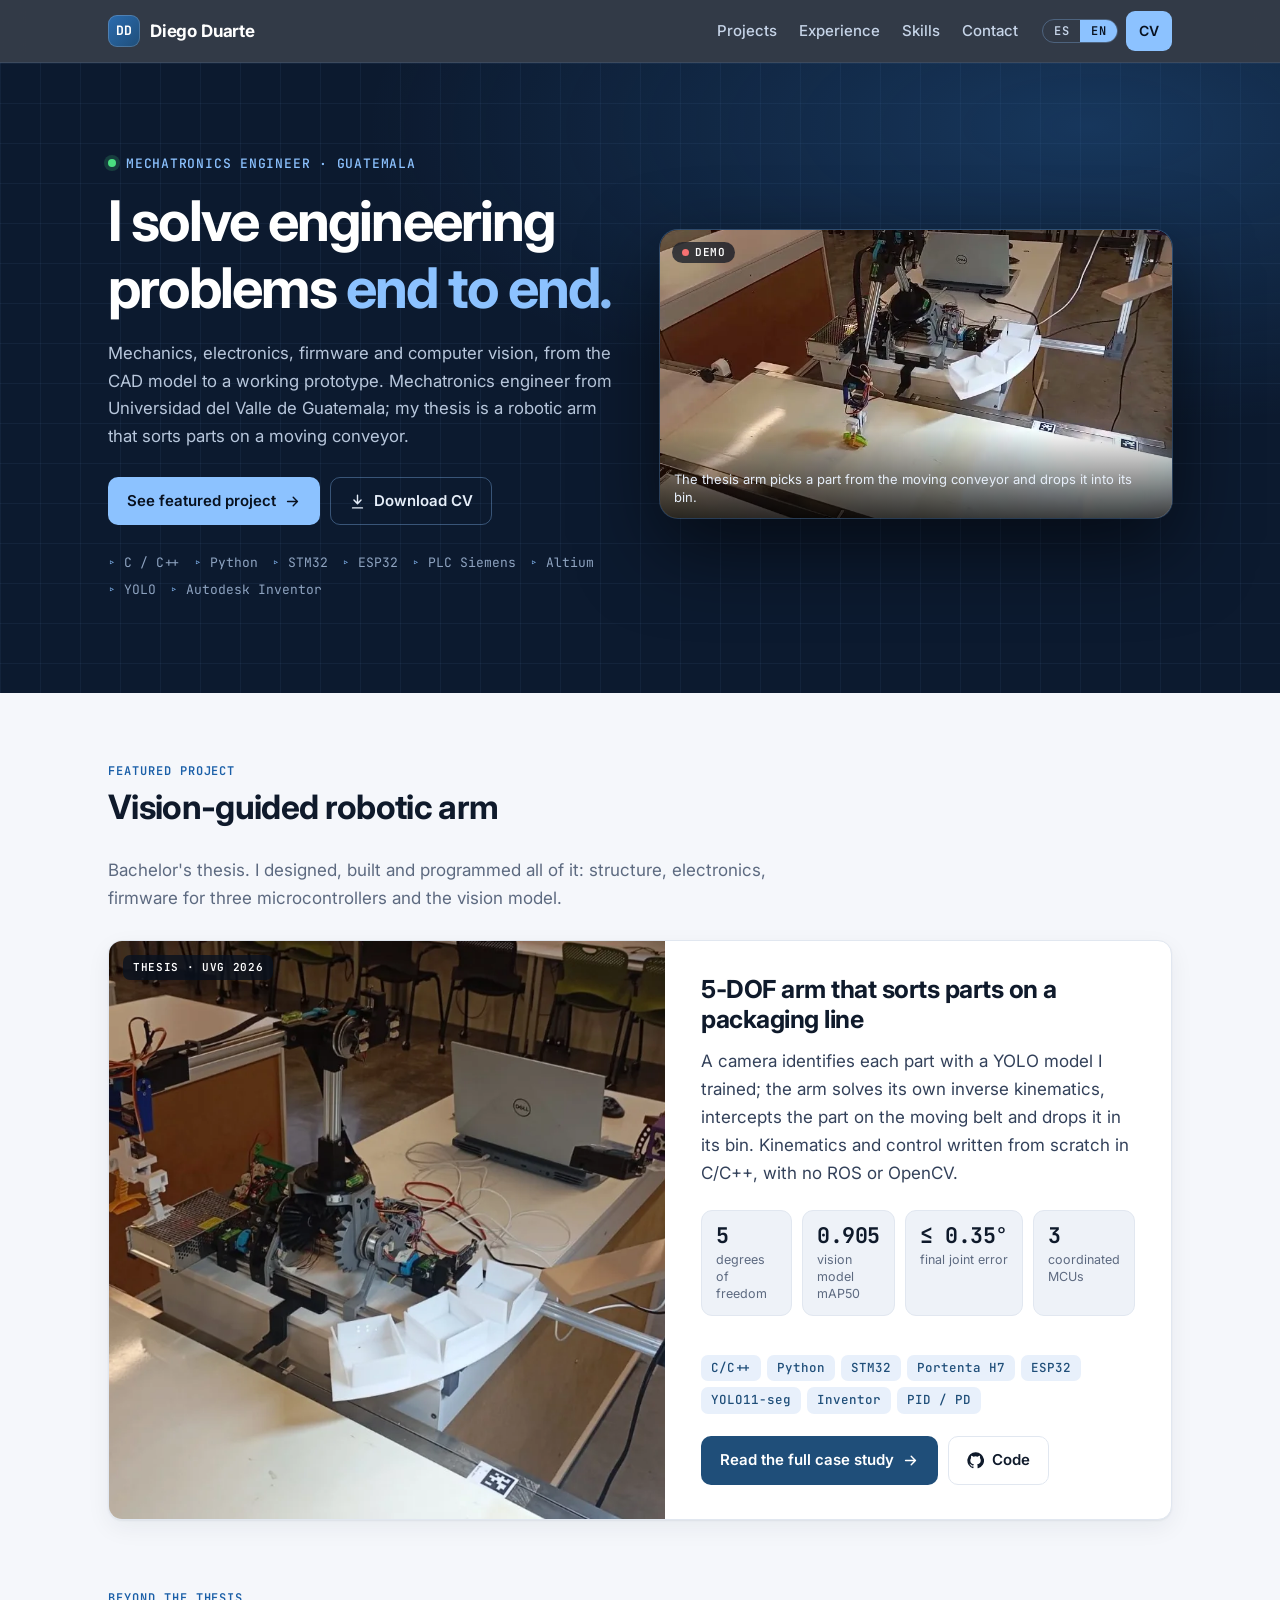
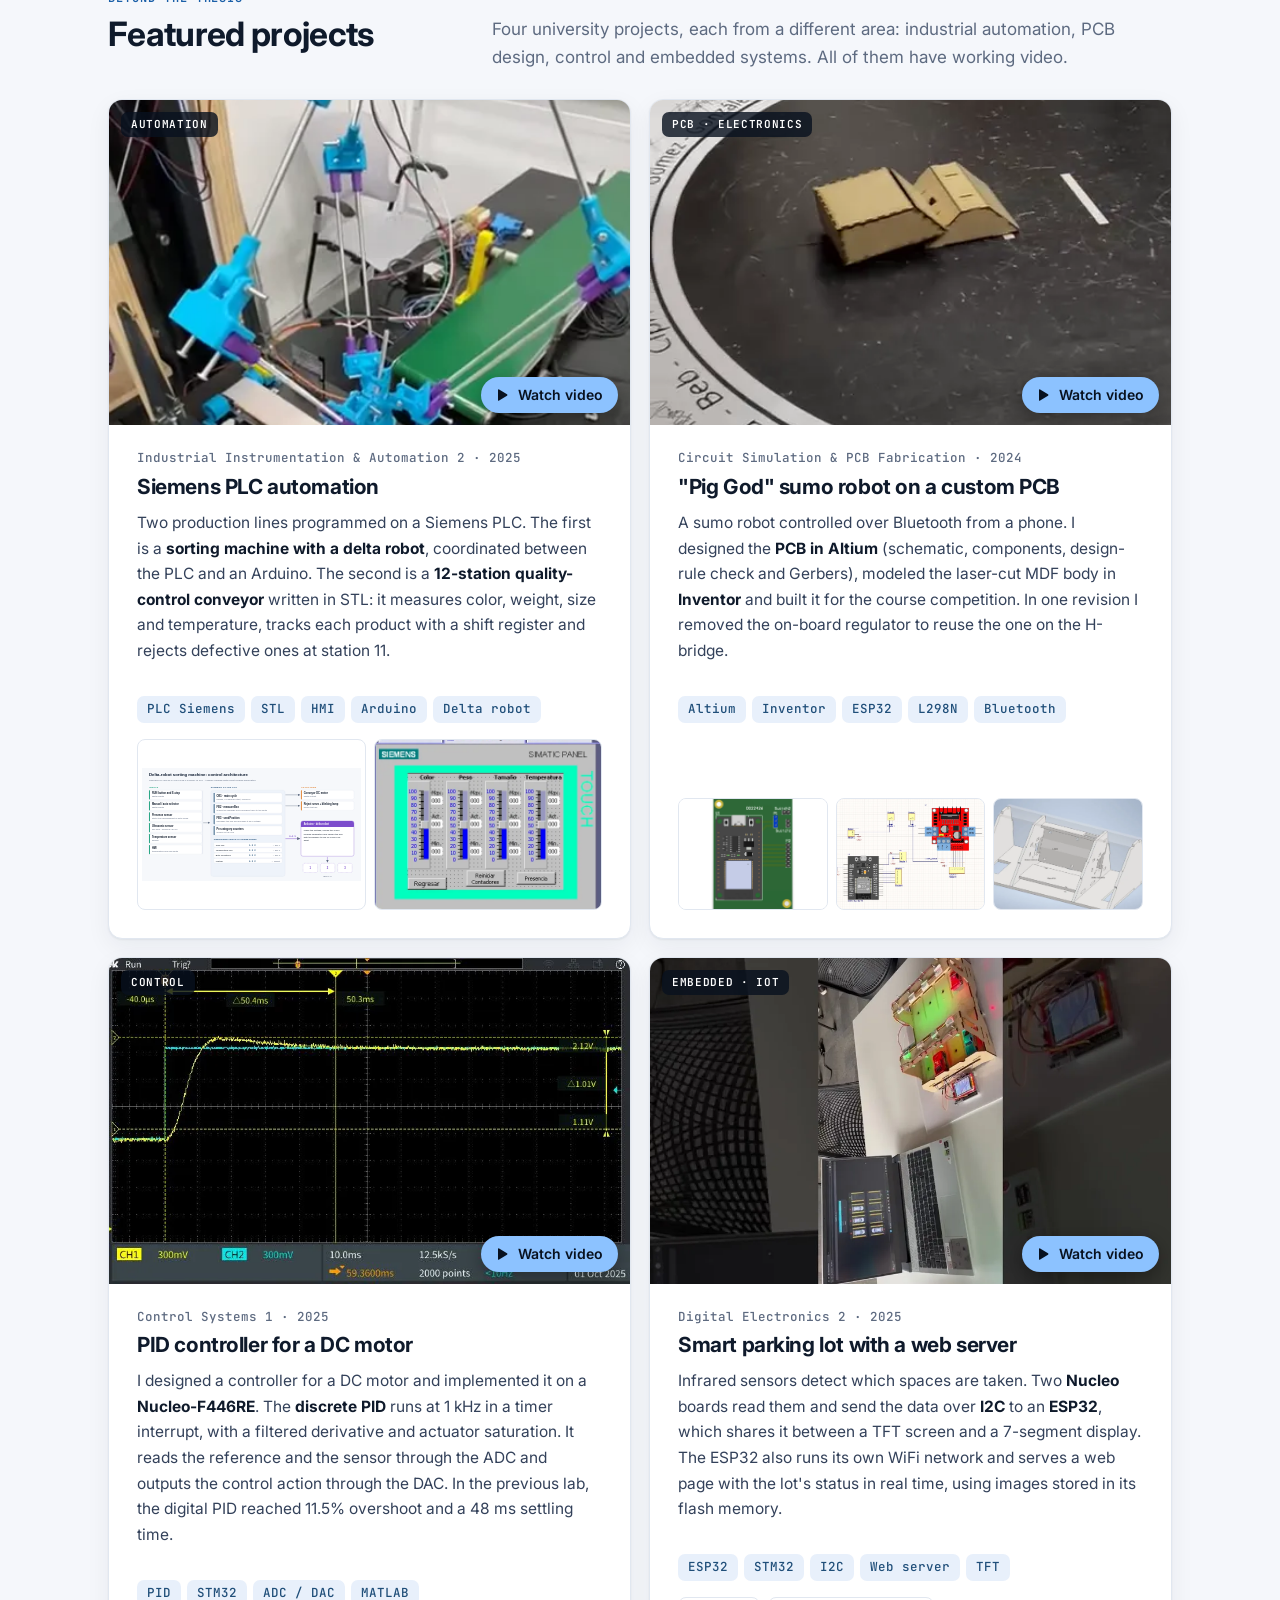
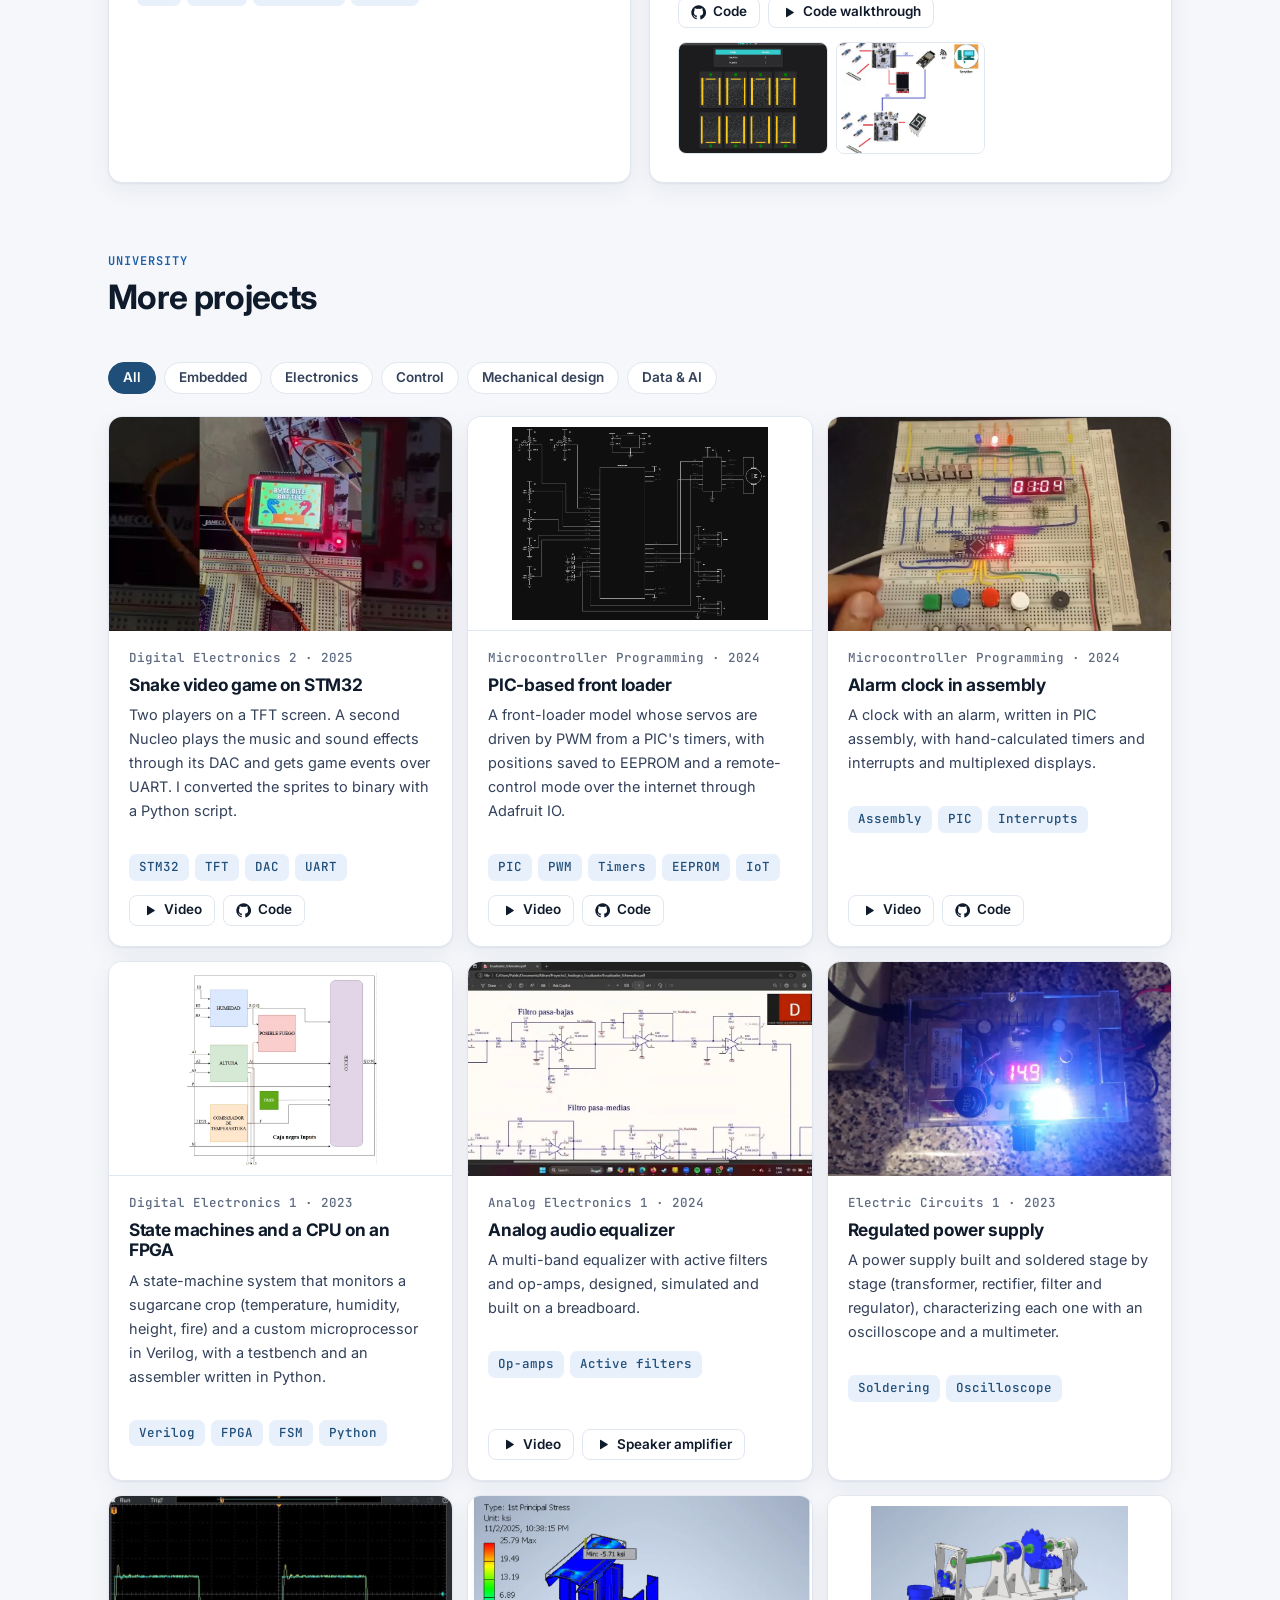
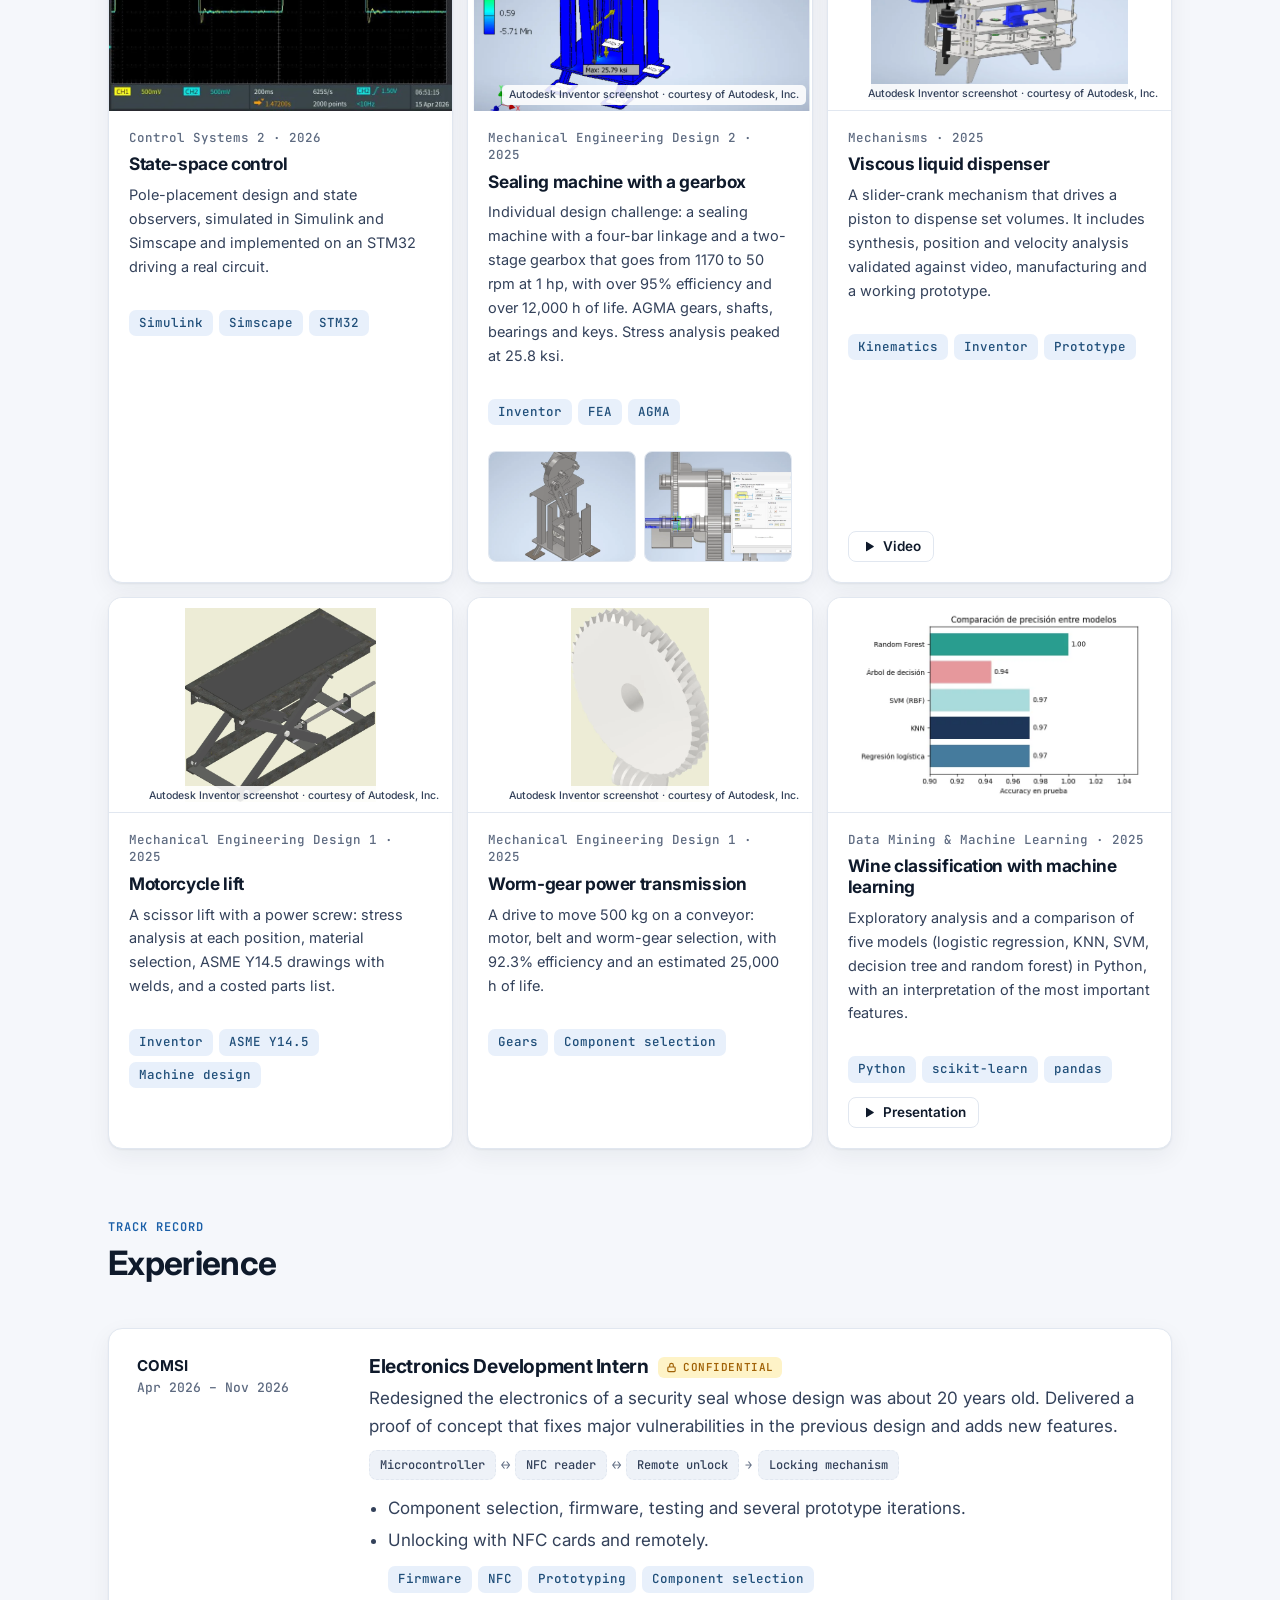
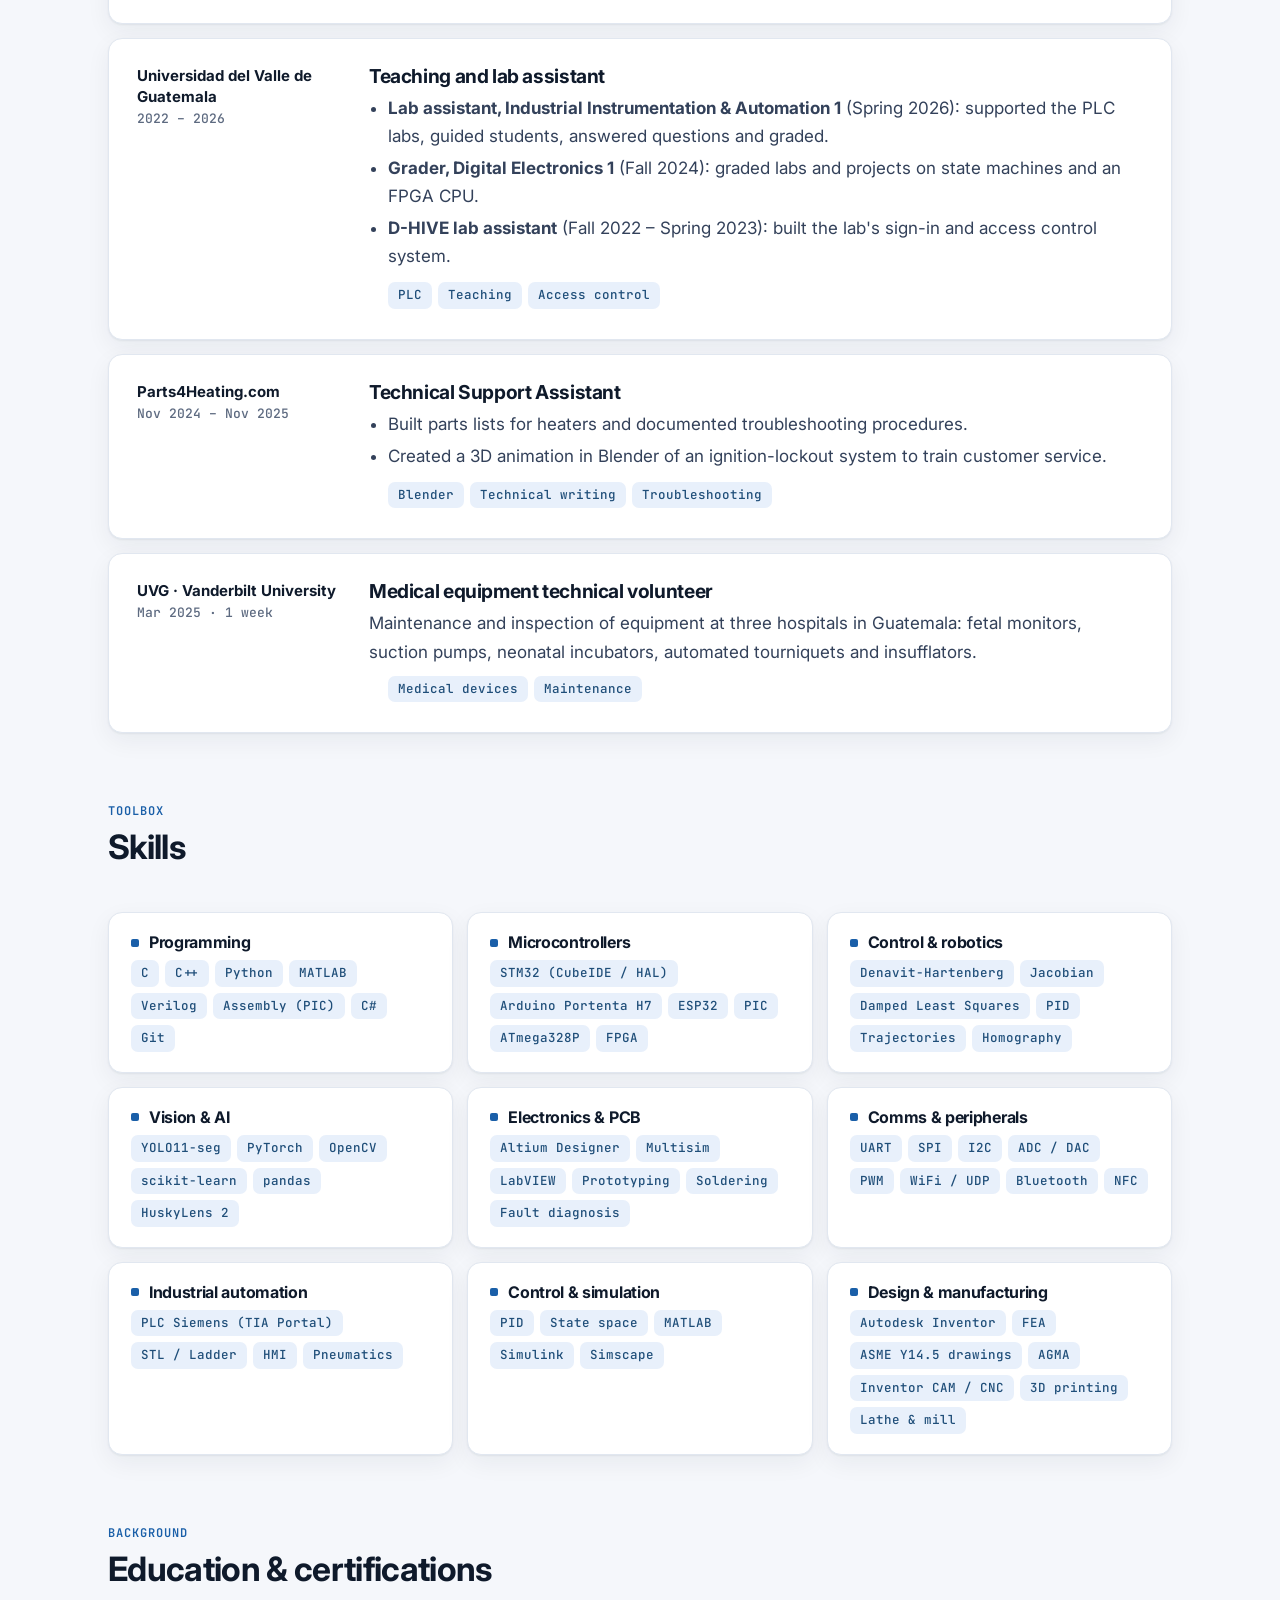
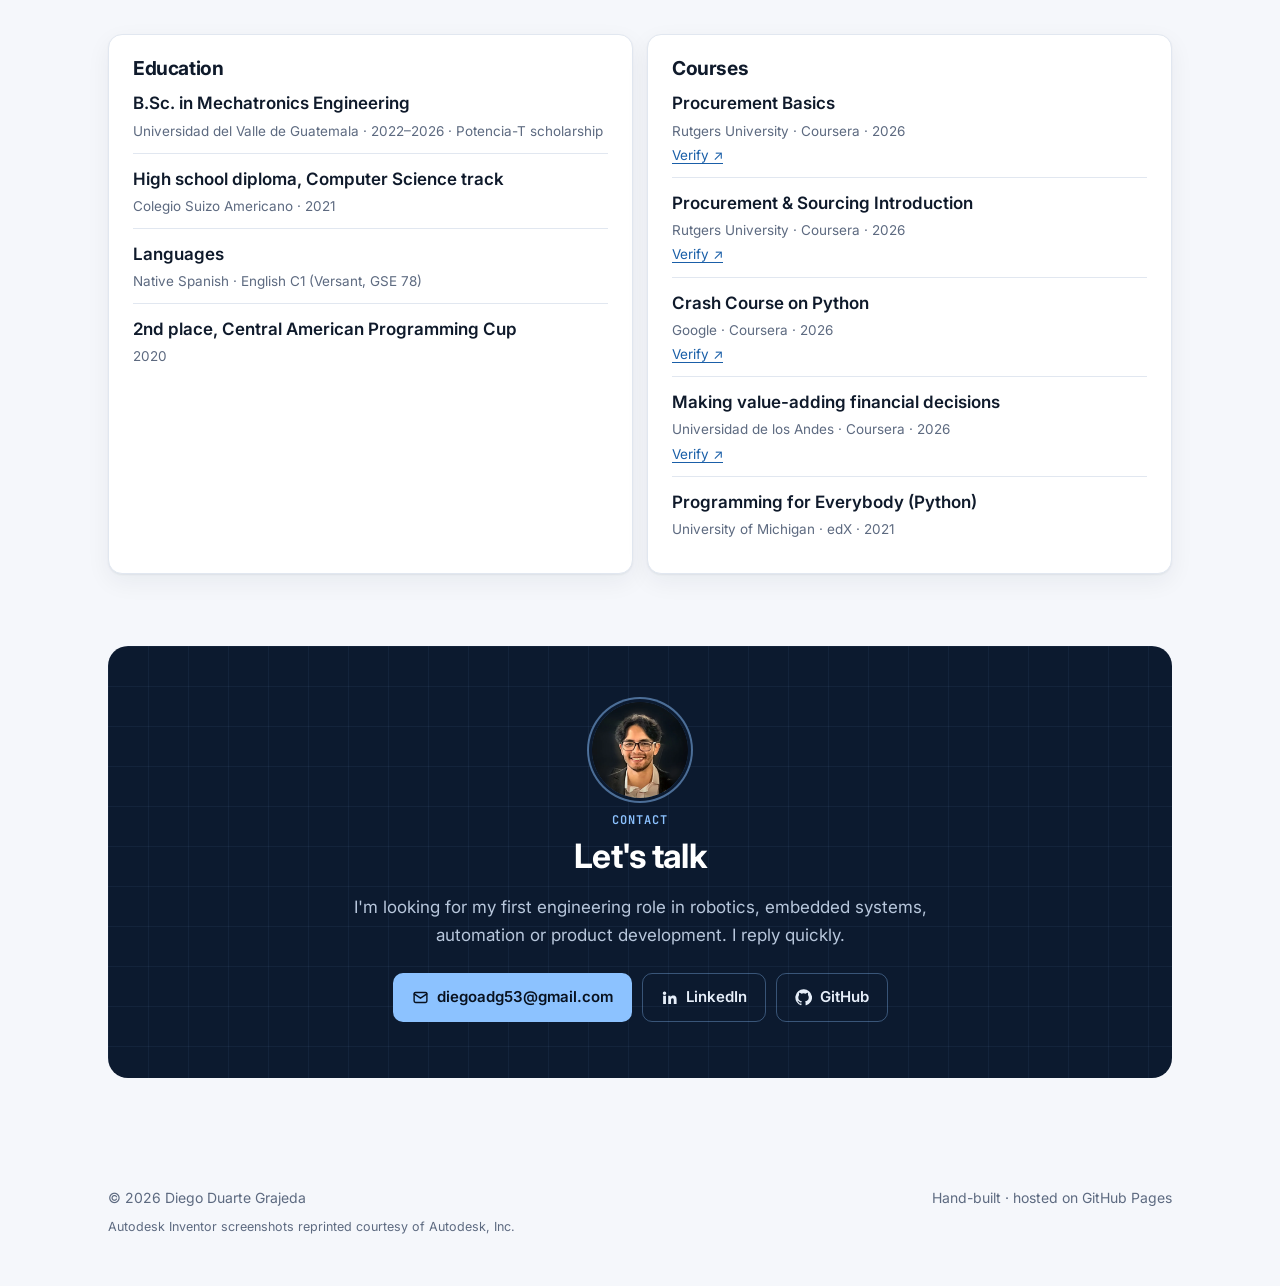
<file: index.html>
﻿<!DOCTYPE html>
<html lang="es" data-lang="es">
<head>
  <meta charset="UTF-8">
  <meta name="viewport" content="width=device-width, initial-scale=1.0">
  <title>Diego Duarte · Ingeniero Mecatrónico</title>
  <meta name="title-es" content="Diego Duarte · Ingeniero Mecatrónico">
  <meta name="title-en" content="Diego Duarte · Mechatronics Engineer">
  <meta name="description" content="Portafolio de Diego Duarte, ingeniero mecatrónico (UVG): robótica, sistemas embebidos y visión artificial. Mechatronics engineering portfolio.">
  <meta property="og:title" content="Diego Duarte · Mechatronics Engineer">
  <meta property="og:description" content="Robótica, sistemas embebidos y visión artificial · Robotics, embedded systems and computer vision.">
  <meta property="og:image" content="https://diegoadg53.github.io/assets/img/arm/arm-final.webp">
  <meta property="og:type" content="website">
  <meta name="theme-color" content="#0c1a2f">
  <link rel="icon" href="assets/img/favicon.svg" type="image/svg+xml">
  <script>
    (function () { var l; try { l = localStorage.getItem('lang'); } catch (e) {}
      if (!l) l = (navigator.language || 'es').toLowerCase().indexOf('es') === 0 ? 'es' : 'en';
      document.documentElement.setAttribute('data-lang', l); document.documentElement.setAttribute('lang', l); })();
  </script>
  <link rel="preconnect" href="https://fonts.googleapis.com">
  <link rel="preconnect" href="https://fonts.gstatic.com" crossorigin>
  <link href="https://fonts.googleapis.com/css2?family=Inter:wght@400;500;600;700;800&family=JetBrains+Mono:wght@400;500;600;700&display=swap" rel="stylesheet">
  <link rel="stylesheet" href="assets/css/style.css?v=5">
</head>
<body>
  <a class="skip" href="#main">Saltar al contenido</a>
  <svg width="0" height="0" style="position:absolute" aria-hidden="true">
    <symbol id="i-gh" viewBox="0 0 24 24"><path fill="currentColor" d="M12 .5a11.5 11.5 0 0 0-3.64 22.41c.58.1.79-.25.79-.56v-2c-3.2.7-3.88-1.37-3.88-1.37-.52-1.33-1.28-1.69-1.28-1.69-1.05-.72.08-.7.08-.7 1.16.08 1.77 1.19 1.77 1.19 1.03 1.77 2.7 1.26 3.36.96.1-.75.4-1.26.73-1.55-2.55-.29-5.24-1.28-5.24-5.69 0-1.26.45-2.29 1.19-3.1-.12-.29-.52-1.46.11-3.05 0 0 .97-.31 3.17 1.18a11 11 0 0 1 5.77 0c2.2-1.49 3.17-1.18 3.17-1.18.63 1.59.23 2.76.11 3.05.74.81 1.19 1.84 1.19 3.1 0 4.42-2.69 5.39-5.26 5.68.41.36.78 1.06.78 2.14v3.17c0 .31.21.67.8.56A11.5 11.5 0 0 0 12 .5Z"/></symbol>
    <symbol id="i-play" viewBox="0 0 24 24"><path fill="currentColor" d="M8 5.5v13a1 1 0 0 0 1.5.86l10.5-6.5a1 1 0 0 0 0-1.72L9.5 4.64A1 1 0 0 0 8 5.5Z"/></symbol>
  </svg>

  <header class="nav">
    <div class="container">
      <a class="brand" href="#top" aria-label="Inicio" data-label-en="Home">
        <span class="brand-mark">DD</span>
        <span class="brand-name">Diego Duarte</span>
      </a>
      <nav class="nav-links" aria-label="Principal" data-label-en="Main">
        <a href="#proyectos"><span lang="es">Proyectos</span><span lang="en">Projects</span></a>
        <a href="#experiencia"><span lang="es">Experiencia</span><span lang="en">Experience</span></a>
        <a href="#habilidades"><span lang="es">Habilidades</span><span lang="en">Skills</span></a>
        <a href="#contacto"><span lang="es">Contacto</span><span lang="en">Contact</span></a>
      </nav>
      <div class="nav-actions">
        <div class="lang-toggle" role="group" aria-label="Idioma / Language">
          <button type="button" data-set-lang="es" aria-pressed="true">ES</button>
          <button type="button" data-set-lang="en" aria-pressed="false">EN</button>
        </div>
        <a class="btn btn-primary btn-sm" href="assets/docs/CV_DiegoDuarte_ES.pdf" data-cv target="_blank" rel="noopener">CV</a>
      </div>
    </div>
  </header>

  <main id="main">
    <!-- ================= HERO ================= -->
    <section class="hero wide" id="top">
      <div class="container">
        <div>
          <div class="eyebrow"><span class="dot"></span>
            <span lang="es">Ingeniero Mecatrónico · Guatemala</span>
            <span lang="en">Mechatronics Engineer · Guatemala</span>
          </div>
          <h1>
            <span lang="es">Resuelvo problemas de ingeniería <em>de principio a fin.</em></span>
            <span lang="en">I solve engineering problems <em>end to end.</em></span>
          </h1>
          <p class="hero-lead" lang="es">
            Mecánica, electrónica, firmware y visión artificial, desde el diseño en CAD hasta el prototipo funcionando.
            Ingeniero mecatrónico de la Universidad del Valle de Guatemala, con tesis en un brazo robótico que clasifica piezas sobre una banda en movimiento.
          </p>
          <p class="hero-lead" lang="en">
            Mechanics, electronics, firmware and computer vision, from the CAD model to a working prototype.
            Mechatronics engineer from Universidad del Valle de Guatemala; my thesis is a robotic arm that sorts parts on a moving conveyor.
          </p>
          <div class="hero-ctas">
            <a class="btn btn-primary" href="robotic-arm.html">
              <span lang="es">Ver proyecto destacado</span><span lang="en">See featured project</span>
              <svg viewBox="0 0 24 24" fill="none" stroke="currentColor" stroke-width="2" stroke-linecap="round" stroke-linejoin="round"><path d="M5 12h14M13 6l6 6-6 6"/></svg>
            </a>
            <a class="btn btn-ghost" href="assets/docs/CV_DiegoDuarte_ES.pdf" data-cv target="_blank" rel="noopener">
              <svg viewBox="0 0 24 24" fill="none" stroke="currentColor" stroke-width="2" stroke-linecap="round" stroke-linejoin="round"><path d="M12 3v12M7 10l5 5 5-5M5 21h14"/></svg>
              <span lang="es">Descargar CV</span><span lang="en">Download CV</span>
            </a>
          </div>
          <div class="hero-tags">
            <span>C / C++</span><span>Python</span><span>STM32</span><span>ESP32</span><span>PLC Siemens</span><span>Altium</span><span>YOLO</span><span>Autodesk Inventor</span>
          </div>
        </div>
        <div class="hero-media">
          <figure class="phone landscape" style="margin:0">
            <video autoplay muted loop playsinline preload="metadata" poster="assets/video/arm-pick-a.webp" aria-label="Brazo robótico recogiendo una pieza de la banda y depositándola en su contenedor" data-label-en="Robotic arm picking a part from the conveyor and dropping it into its bin">
              <source src="assets/video/arm-pick-a.mp4" type="video/mp4">
            </video>
            <span class="live">DEMO</span>
            <figcaption>
              <span lang="es">El brazo de la tesis recoge una pieza de la banda en movimiento y la deposita en su contenedor.</span>
              <span lang="en">The thesis arm picks a part from the moving conveyor and drops it into its bin.</span>
            </figcaption>
          </figure>
        </div>
      </div>
    </section>

    <!-- ================= PROYECTO DESTACADO ================= -->
    <section class="section" id="proyectos">
      <div class="container">
        <div class="section-head reveal">
          <div>
            <span class="kicker"><span lang="es">Proyecto destacado</span><span lang="en">Featured project</span></span>
            <h2><span lang="es">Brazo robótico con visión artificial</span><span lang="en">Vision-guided robotic arm</span></h2>
          </div>
          <p lang="es">Tesis de licenciatura. Lo diseñé, construí y programé completo: estructura, electrónica, firmware de tres microcontroladores y el modelo de visión.</p>
          <p lang="en">Bachelor's thesis. I designed, built and programmed all of it: structure, electronics, firmware for three microcontrollers and the vision model.</p>
        </div>

        <article class="card feature reveal">
          <div class="feature-media">
            <img src="assets/img/arm/arm-final.webp" alt="Brazo robótico de 5 grados de libertad instalado junto a la línea de empaque" data-alt-en="5-DOF robotic arm installed next to the packaging line" loading="lazy" width="1170" height="809">
            <span class="badge"><span lang="es">Tesis · UVG 2026</span><span lang="en">Thesis · UVG 2026</span></span>
          </div>
          <div class="feature-body">
            <h3><span lang="es">Brazo de 5 GDL que clasifica piezas en una línea de empaque</span><span lang="en">5-DOF arm that sorts parts on a packaging line</span></h3>
            <p lang="es">Una cámara identifica cada pieza con un modelo YOLO entrenado por mí; el brazo calcula la cinemática inversa, la intercepta sobre la banda en movimiento y la deposita en su contenedor. Cinemática y control escritos desde cero en C/C++, sin ROS ni OpenCV.</p>
            <p lang="en">A camera identifies each part with a YOLO model I trained; the arm solves its own inverse kinematics, intercepts the part on the moving belt and drops it in its bin. Kinematics and control written from scratch in C/C++, with no ROS or OpenCV.</p>
            <div class="metrics m4">
              <div class="metric"><b>5</b><span lang="es">grados de libertad</span><span lang="en">degrees of freedom</span></div>
              <div class="metric"><b>0.905</b><span lang="es">mAP50 del modelo de visión</span><span lang="en">vision model mAP50</span></div>
              <div class="metric"><b>≤ 0.35°</b><span lang="es">error articular final</span><span lang="en">final joint error</span></div>
              <div class="metric"><b>3</b><span lang="es">microcontroladores coordinados</span><span lang="en">coordinated MCUs</span></div>
            </div>
            <ul class="chips">
              <li>C/C++</li><li>Python</li><li>STM32</li><li>Portenta H7</li><li>ESP32</li><li>YOLO11-seg</li><li>Inventor</li><li>PID / PD</li>
            </ul>
            <div class="row-ctas">
              <a class="btn btn-solid" href="robotic-arm.html"><span lang="es">Leer el caso completo</span><span lang="en">Read the full case study</span>
                <svg viewBox="0 0 24 24" fill="none" stroke="currentColor" stroke-width="2" stroke-linecap="round" stroke-linejoin="round"><path d="M5 12h14M13 6l6 6-6 6"/></svg></a>
              <a class="btn btn-outline" href="https://github.com/diegoadg53/5DOF_Vision_Sorting_Arm" target="_blank" rel="noopener">
                <svg viewBox="0 0 24 24" fill="currentColor"><path d="M12 .5a11.5 11.5 0 0 0-3.64 22.41c.58.1.79-.25.79-.56v-2c-3.2.7-3.88-1.37-3.88-1.37-.52-1.33-1.28-1.69-1.28-1.69-1.05-.72.08-.7.08-.7 1.16.08 1.77 1.19 1.77 1.19 1.03 1.77 2.7 1.26 3.36.96.1-.75.4-1.26.73-1.55-2.55-.29-5.24-1.28-5.24-5.69 0-1.26.45-2.29 1.19-3.1-.12-.29-.52-1.46.11-3.05 0 0 .97-.31 3.17 1.18a11 11 0 0 1 5.77 0c2.2-1.49 3.17-1.18 3.17-1.18.63 1.59.23 2.76.11 3.05.74.81 1.19 1.84 1.19 3.1 0 4.42-2.69 5.39-5.26 5.68.41.36.78 1.06.78 2.14v3.17c0 .31.21.67.8.56A11.5 11.5 0 0 0 12 .5Z"/></svg>
                <span lang="es">Código</span><span lang="en">Code</span>
              </a>
            </div>
          </div>
        </article>
      </div>
    </section>

    <!-- ================= PROYECTOS DESTACADOS ================= -->
    <section class="section" id="destacados">
      <div class="container">
        <div class="section-head reveal">
          <div>
            <span class="kicker"><span lang="es">Más allá de la tesis</span><span lang="en">Beyond the thesis</span></span>
            <h2><span lang="es">Proyectos destacados</span><span lang="en">Featured projects</span></h2>
          </div>
          <p lang="es">Cuatro proyectos de la carrera, cada uno de un área distinta: automatización industrial, diseño de PCB, control y sistemas embebidos. Todos tienen video funcionando.</p>
          <p lang="en">Four university projects, each from a different area: industrial automation, PCB design, control and embedded systems. All of them have working video.</p>
        </div>

        <div class="pgrid">
          <!-- PLC -->
          <article class="card pcard reveal">
            <div class="pmedia">
              <img src="assets/img/projects/auto-delta.webp" alt="Banda transportadora con robot delta controlado por PLC" data-alt-en="Conveyor with a PLC-controlled delta robot" loading="lazy">
              <button class="play" type="button" data-video="_epjnVA-gyE" data-vertical aria-label="Ver video" data-label-en="Watch video"><svg><use href="#i-play"/></svg><span lang="es">Ver video</span><span lang="en">Watch video</span></button>
              <span class="ptag"><span lang="es">Automatización</span><span lang="en">Automation</span></span>
            </div>
            <div class="pbody">
              <span class="pmeta"><span lang="es">Instrumentación y Automatización Industrial 2 · 2025</span><span lang="en">Industrial Instrumentation &amp; Automation 2 · 2025</span></span>
              <h3><span lang="es">Automatización con PLC Siemens</span><span lang="en">Siemens PLC automation</span></h3>
              <p lang="es">Dos líneas de producción programadas en un PLC Siemens. La primera es una <strong>máquina clasificadora con robot delta</strong>, coordinada entre el PLC y un Arduino. La segunda es una <strong>banda de control de calidad de 12 estaciones</strong> escrita en STL: mide color, peso, tamaño y temperatura, sigue cada producto con un shift register y rechaza los defectuosos en la estación 11.</p>
              <p lang="en">Two production lines programmed on a Siemens PLC. The first is a <strong>sorting machine with a delta robot</strong>, coordinated between the PLC and an Arduino. The second is a <strong>12-station quality-control conveyor</strong> written in STL: it measures color, weight, size and temperature, tracks each product with a shift register and rejects defective ones at station 11.</p>
              <ul class="chips"><li>PLC Siemens</li><li>STL</li><li>HMI</li><li>Arduino</li><li><span lang="es">Robot delta</span><span lang="en">Delta robot</span></li></ul>
              <div class="pthumbs two">
                <img src="assets/img/projects/auto-architecture-es.svg" data-src-en="assets/img/projects/auto-architecture-en.svg" alt="Arquitectura de control de la clasificadora con robot delta" data-alt-en="Control architecture of the delta-robot sorting machine" loading="lazy" data-zoom>
                <img src="assets/img/projects/auto-hmi.webp" alt="Pantalla de parámetros configurables en la HMI" data-alt-en="Configurable parameters screen on the HMI" loading="lazy" data-zoom>
              </div>
            </div>
          </article>

          <!-- SUMO -->
          <article class="card pcard reveal">
            <div class="pmedia">
              <video autoplay muted loop playsinline preload="none" poster="assets/video/sumo-match.webp" aria-label="Robot sumo en competencia" data-label-en="Sumo robot in a match"><source src="assets/video/sumo-match.mp4" type="video/mp4"></video>
              <button class="play" type="button" data-video="FS1At9vrlMY" aria-label="Ver video" data-label-en="Watch video"><svg><use href="#i-play"/></svg><span lang="es">Ver video</span><span lang="en">Watch video</span></button>
              <span class="ptag"><span lang="es">PCB · Electrónica</span><span lang="en">PCB · Electronics</span></span>
            </div>
            <div class="pbody">
              <span class="pmeta"><span lang="es">Simulación de Circuitos y Fabricación de PCB · 2024</span><span lang="en">Circuit Simulation &amp; PCB Fabrication · 2024</span></span>
              <h3><span lang="es">Robot sumo "Pig God" con PCB propia</span><span lang="en">"Pig God" sumo robot on a custom PCB</span></h3>
              <p lang="es">Robot de sumo controlado por Bluetooth desde el celular. Diseñé la <strong>PCB en Altium</strong> (esquemático, componentes, verificación de reglas y Gerbers), modelé la estructura de MDF en <strong>Inventor</strong> para corte láser y lo armé para la competencia del curso. En una revisión eliminé el regulador de la placa para aprovechar el del puente H.</p>
              <p lang="en">A sumo robot controlled over Bluetooth from a phone. I designed the <strong>PCB in Altium</strong> (schematic, components, design-rule check and Gerbers), modeled the laser-cut MDF body in <strong>Inventor</strong> and built it for the course competition. In one revision I removed the on-board regulator to reuse the one on the H-bridge.</p>
              <ul class="chips"><li>Altium</li><li>Inventor</li><li>ESP32</li><li>L298N</li><li>Bluetooth</li></ul>
              <div class="pthumbs">
                <img src="assets/img/projects/sumo-pcb.webp" alt="Diseño de la PCB del robot sumo en Altium" data-alt-en="Sumo robot PCB layout in Altium" loading="lazy" data-zoom>
                <img src="assets/img/projects/sumo-schematic.webp" alt="Esquemático del robot sumo" data-alt-en="Sumo robot schematic" loading="lazy" data-zoom>
                <img data-credit src="assets/img/projects/sumo-cad.webp" alt="Modelo de la estructura en Inventor" data-alt-en="Body model in Inventor" loading="lazy" data-zoom>
              </div>
            </div>
          </article>

          <!-- MOTOR DC -->
          <article class="card pcard reveal">
            <div class="pmedia">
              <img src="assets/img/projects/motor-scope.webp" alt="Respuesta al escalón del controlador PID en el osciloscopio" data-alt-en="PID step response on the oscilloscope" loading="lazy">
              <button class="play" type="button" data-video="D_7jwuB7akw" aria-label="Ver video" data-label-en="Watch video"><svg><use href="#i-play"/></svg><span lang="es">Ver video</span><span lang="en">Watch video</span></button>
              <span class="ptag"><span lang="es">Control</span><span lang="en">Control</span></span>
            </div>
            <div class="pbody">
              <span class="pmeta"><span lang="es">Sistemas de Control 1 · 2025</span><span lang="en">Control Systems 1 · 2025</span></span>
              <h3><span lang="es">Controlador PID para un motor DC</span><span lang="en">PID controller for a DC motor</span></h3>
              <p lang="es">Diseñé un controlador para un motor DC y lo implementé en una <strong>Nucleo-F446RE</strong>. El <strong>PID discreto</strong> corre a 1 kHz en la interrupción de un timer, con derivada filtrada y saturación del actuador. Lee la referencia y el sensor por ADC y entrega la acción de control por DAC. En el laboratorio previo, el PID digital logró un sobrepaso de 11.5 % y un tiempo de asentamiento de 48 ms.</p>
              <p lang="en">I designed a controller for a DC motor and implemented it on a <strong>Nucleo-F446RE</strong>. The <strong>discrete PID</strong> runs at 1 kHz in a timer interrupt, with a filtered derivative and actuator saturation. It reads the reference and the sensor through the ADC and outputs the control action through the DAC. In the previous lab, the digital PID reached 11.5% overshoot and a 48 ms settling time.</p>
              <ul class="chips"><li>PID</li><li>STM32</li><li>ADC / DAC</li><li>MATLAB</li></ul>
            </div>
          </article>

          <!-- PARQUEO -->
          <article class="card pcard reveal">
            <div class="pmedia">
              <img src="assets/img/projects/parking-model.webp" alt="Maqueta del parqueo inteligente con pantalla TFT" data-alt-en="Smart parking lot model with a TFT screen" loading="lazy">
              <button class="play" type="button" data-video="16H7iwcB_EE" data-vertical aria-label="Ver video" data-label-en="Watch video"><svg><use href="#i-play"/></svg><span lang="es">Ver video</span><span lang="en">Watch video</span></button>
              <span class="ptag"><span lang="es">Embebidos · IoT</span><span lang="en">Embedded · IoT</span></span>
            </div>
            <div class="pbody">
              <span class="pmeta"><span lang="es">Electrónica Digital 2 · 2025</span><span lang="en">Digital Electronics 2 · 2025</span></span>
              <h3><span lang="es">Parqueo inteligente con servidor web</span><span lang="en">Smart parking lot with a web server</span></h3>
              <p lang="es">Sensores infrarrojos detectan qué espacios están ocupados. Dos <strong>Nucleo</strong> los leen y los envían por <strong>I2C</strong> a un <strong>ESP32</strong>, que reparte los datos entre una pantalla TFT y un display de 7 segmentos. El ESP32 también genera su propia red WiFi y sirve una página web con el estado del parqueo en tiempo real, con imágenes guardadas en su memoria flash.</p>
              <p lang="en">Infrared sensors detect which spaces are taken. Two <strong>Nucleo</strong> boards read them and send the data over <strong>I2C</strong> to an <strong>ESP32</strong>, which shares it between a TFT screen and a 7-segment display. The ESP32 also runs its own WiFi network and serves a web page with the lot's status in real time, using images stored in its flash memory.</p>
              <ul class="chips"><li>ESP32</li><li>STM32</li><li>I2C</li><li><span lang="es">Servidor web</span><span lang="en">Web server</span></li><li>TFT</li></ul>
              <div class="plinks">
                <a href="https://github.com/diegoadg53/D2_Proyecto3" target="_blank" rel="noopener"><svg><use href="#i-gh"/></svg><span lang="es">Código</span><span lang="en">Code</span></a>
                <button type="button" data-video="g0_ko9-PO1g"><svg><use href="#i-play"/></svg><span lang="es">Explicación del código</span><span lang="en">Code walkthrough</span></button>
              </div>
              <div class="pthumbs">
                <img src="assets/img/projects/parking-web.webp" alt="Página web servida por el ESP32" data-alt-en="Web page served by the ESP32" loading="lazy" data-zoom>
                <img src="assets/img/projects/parking-arch.webp" alt="Arquitectura de comunicación del parqueo" data-alt-en="Communication architecture of the parking lot" loading="lazy" data-zoom>
              </div>
            </div>
          </article>
        </div>
      </div>
    </section>

    <!-- ================= MÁS PROYECTOS ================= -->
    <section class="section" id="otros">
      <div class="container">
        <div class="section-head reveal">
          <div>
            <span class="kicker"><span lang="es">Universidad</span><span lang="en">University</span></span>
            <h2><span lang="es">Más proyectos</span><span lang="en">More projects</span></h2>
          </div>
        </div>
        <div class="filters reveal" role="group" aria-label="Filtrar proyectos" data-label-en="Filter projects">
          <button type="button" data-filter="all" aria-pressed="true"><span lang="es">Todos</span><span lang="en">All</span></button>
          <button type="button" data-filter="emb" aria-pressed="false"><span lang="es">Embebidos</span><span lang="en">Embedded</span></button>
          <button type="button" data-filter="elec" aria-pressed="false"><span lang="es">Electrónica</span><span lang="en">Electronics</span></button>
          <button type="button" data-filter="ctrl" aria-pressed="false"><span lang="es">Control</span><span lang="en">Control</span></button>
          <button type="button" data-filter="mech" aria-pressed="false"><span lang="es">Diseño mecánico</span><span lang="en">Mechanical design</span></button>
          <button type="button" data-filter="data" aria-pressed="false"><span lang="es">Datos e IA</span><span lang="en">Data &amp; AI</span></button>
        </div>

        <div class="ggrid">
          <article class="card gcard reveal" data-cat="emb">
            <div class="gmedia"><img src="assets/img/projects/snake.webp" alt="Juego Snake en pantalla TFT" data-alt-en="Snake game on a TFT screen" loading="lazy" data-zoom></div>
            <div class="gbody">
              <span class="pmeta"><span lang="es">Electrónica Digital 2 · 2025</span><span lang="en">Digital Electronics 2 · 2025</span></span>
              <h3><span lang="es">Videojuego Snake en STM32</span><span lang="en">Snake video game on STM32</span></h3>
              <p lang="es">Dos jugadores en una pantalla TFT. Una segunda Nucleo reproduce la música y los efectos con el DAC, y recibe los eventos del juego por UART. Los sprites los pasé a binario con un script en Python.</p>
              <p lang="en">Two players on a TFT screen. A second Nucleo plays the music and sound effects through its DAC and gets game events over UART. I converted the sprites to binary with a Python script.</p>
              <ul class="chips"><li>STM32</li><li>TFT</li><li>DAC</li><li>UART</li></ul>
              <div class="plinks">
                <button type="button" data-video="rYL7zWlZhww"><svg><use href="#i-play"/></svg>Video</button>
                <a href="https://github.com/diegoadg53/D2_Proyecto2" target="_blank" rel="noopener"><svg><use href="#i-gh"/></svg><span lang="es">Código</span><span lang="en">Code</span></a>
              </div>
            </div>
          </article>

          <article class="card gcard reveal" data-cat="emb">
            <div class="gmedia contain"><img src="assets/img/projects/loader.webp" alt="Esquemático de la pala cargadora" data-alt-en="Front loader schematic" loading="lazy" data-zoom></div>
            <div class="gbody">
              <span class="pmeta"><span lang="es">Programación de Microcontroladores · 2024</span><span lang="en">Microcontroller Programming · 2024</span></span>
              <h3><span lang="es">Pala cargadora con PIC</span><span lang="en">PIC-based front loader</span></h3>
              <p lang="es">Maqueta de pala cargadora con servos controlados por PWM generado con los timers de un PIC, posiciones guardadas en EEPROM y un modo de control remoto por internet con Adafruit IO.</p>
              <p lang="en">A front-loader model whose servos are driven by PWM from a PIC's timers, with positions saved to EEPROM and a remote-control mode over the internet through Adafruit IO.</p>
              <ul class="chips"><li>PIC</li><li>PWM</li><li>Timers</li><li>EEPROM</li><li>IoT</li></ul>
              <div class="plinks">
                <button type="button" data-video="Ye0tiEHtx4Q"><svg><use href="#i-play"/></svg>Video</button>
                <a href="https://github.com/diegoadg53/Proyecto_PalaCargadora" target="_blank" rel="noopener"><svg><use href="#i-gh"/></svg><span lang="es">Código</span><span lang="en">Code</span></a>
              </div>
            </div>
          </article>

          <article class="card gcard reveal" data-cat="emb">
            <div class="gmedia"><img src="assets/img/projects/clock.webp" alt="Reloj digital con displays de 7 segmentos" data-alt-en="Digital clock with 7-segment displays" loading="lazy" data-zoom></div>
            <div class="gbody">
              <span class="pmeta"><span lang="es">Programación de Microcontroladores · 2024</span><span lang="en">Microcontroller Programming · 2024</span></span>
              <h3><span lang="es">Reloj despertador en assembly</span><span lang="en">Alarm clock in assembly</span></h3>
              <p lang="es">Reloj con alarma programado en assembly de PIC, con timers e interrupciones calculados a mano y multiplexación de displays.</p>
              <p lang="en">A clock with an alarm, written in PIC assembly, with hand-calculated timers and interrupts and multiplexed displays.</p>
              <ul class="chips"><li>Assembly</li><li>PIC</li><li><span lang="es">Interrupciones</span><span lang="en">Interrupts</span></li></ul>
              <div class="plinks">
                <button type="button" data-video="RE0sxVMKf9I"><svg><use href="#i-play"/></svg>Video</button>
                <a href="https://github.com/diegoadg53/Proyecto1_RelojAlarma" target="_blank" rel="noopener"><svg><use href="#i-gh"/></svg><span lang="es">Código</span><span lang="en">Code</span></a>
              </div>
            </div>
          </article>

          <article class="card gcard reveal" data-cat="elec emb">
            <div class="gmedia contain"><img src="assets/img/projects/fsm.webp" alt="Diagrama de bloques del sistema de máquinas de estado" data-alt-en="Block diagram of the state-machine system" loading="lazy" data-zoom></div>
            <div class="gbody">
              <span class="pmeta"><span lang="es">Electrónica Digital 1 · 2023</span><span lang="en">Digital Electronics 1 · 2023</span></span>
              <h3><span lang="es">Máquinas de estado y CPU en FPGA</span><span lang="en">State machines and a CPU on an FPGA</span></h3>
              <p lang="es">Un sistema de máquinas de estado que monitorea un cultivo de caña (temperatura, humedad, altura, fuego) y un microprocesador propio en Verilog, con testbench y un ensamblador escrito en Python.</p>
              <p lang="en">A state-machine system that monitors a sugarcane crop (temperature, humidity, height, fire) and a custom microprocessor in Verilog, with a testbench and an assembler written in Python.</p>
              <ul class="chips"><li>Verilog</li><li>FPGA</li><li>FSM</li><li>Python</li></ul>
            </div>
          </article>

          <article class="card gcard reveal" data-cat="elec">
            <div class="gmedia"><img src="assets/img/projects/equalizer.webp" alt="Esquemático del ecualizador de audio" data-alt-en="Audio equalizer schematic" loading="lazy" data-zoom></div>
            <div class="gbody">
              <span class="pmeta"><span lang="es">Electrónica Analógica 1 · 2024</span><span lang="en">Analog Electronics 1 · 2024</span></span>
              <h3><span lang="es">Ecualizador de audio analógico</span><span lang="en">Analog audio equalizer</span></h3>
              <p lang="es">Ecualizador por bandas de frecuencia con filtros activos y amplificadores operacionales, diseñado, simulado y armado en protoboard.</p>
              <p lang="en">A multi-band equalizer with active filters and op-amps, designed, simulated and built on a breadboard.</p>
              <ul class="chips"><li>Op-amps</li><li><span lang="es">Filtros activos</span><span lang="en">Active filters</span></li></ul>
              <div class="plinks">
                <button type="button" data-video="eX5Sgzmp-3A"><svg><use href="#i-play"/></svg>Video</button>
                <button type="button" data-video="_jMbyPdr1vs"><svg><use href="#i-play"/></svg><span lang="es">Amplificador para bocina</span><span lang="en">Speaker amplifier</span></button>
              </div>
            </div>
          </article>

          <article class="card gcard reveal" data-cat="elec">
            <div class="gmedia"><img src="assets/img/projects/psu.webp" alt="Fuente de poder armada mostrando 14.9 V" data-alt-en="Assembled power supply reading 14.9 V" loading="lazy" data-zoom></div>
            <div class="gbody">
              <span class="pmeta"><span lang="es">Circuitos Eléctricos 1 · 2023</span><span lang="en">Electric Circuits 1 · 2023</span></span>
              <h3><span lang="es">Fuente de poder regulada</span><span lang="en">Regulated power supply</span></h3>
              <p lang="es">Fuente armada y soldada por etapas (transformador, rectificador, filtro y regulador), caracterizando cada una con osciloscopio y multímetro.</p>
              <p lang="en">A power supply built and soldered stage by stage (transformer, rectifier, filter and regulator), characterizing each one with an oscilloscope and a multimeter.</p>
              <ul class="chips"><li><span lang="es">Soldadura</span><span lang="en">Soldering</span></li><li><span lang="es">Osciloscopio</span><span lang="en">Oscilloscope</span></li></ul>
            </div>
          </article>

          <article class="card gcard reveal" data-cat="ctrl">
            <div class="gmedia"><img src="assets/img/projects/observer.webp" alt="Respuesta del sistema con observador de estados en osciloscopio" data-alt-en="System response with a state observer on the oscilloscope" loading="lazy" data-zoom></div>
            <div class="gbody">
              <span class="pmeta"><span lang="es">Sistemas de Control 2 · 2026</span><span lang="en">Control Systems 2 · 2026</span></span>
              <h3><span lang="es">Control por espacio de estados</span><span lang="en">State-space control</span></h3>
              <p lang="es">Diseño por asignación de polos y observadores de estado, simulados en Simulink y Simscape e implementados en una STM32 sobre un circuito real.</p>
              <p lang="en">Pole-placement design and state observers, simulated in Simulink and Simscape and implemented on an STM32 driving a real circuit.</p>
              <ul class="chips"><li>Simulink</li><li>Simscape</li><li>STM32</li></ul>
            </div>
          </article>

          <article class="card gcard reveal" data-cat="mech">
            <div class="gmedia"><img data-credit src="assets/img/projects/sealer-fea.webp" alt="Análisis de esfuerzos de la selladora en Inventor" data-alt-en="Stress analysis of the sealing machine in Inventor" loading="lazy" data-zoom><span class="credit"><span lang="es">Captura de Autodesk Inventor · cortesía de Autodesk, Inc.</span><span lang="en">Autodesk Inventor screenshot · courtesy of Autodesk, Inc.</span></span></div>
            <div class="gbody">
              <span class="pmeta"><span lang="es">Diseño de Ingeniería Mecánica 2 · 2025</span><span lang="en">Mechanical Engineering Design 2 · 2025</span></span>
              <h3><span lang="es">Selladora con caja reductora</span><span lang="en">Sealing machine with a gearbox</span></h3>
              <p lang="es">Reto de diseño individual: selladora con mecanismo de 4 barras y reductor de dos etapas que baja de 1170 a 50 rpm con 1 hp, más de 95 % de eficiencia y más de 12 000 h de vida. Engranes según AGMA, ejes, rodamientos y cuñas. El análisis de esfuerzos dio un máximo de 25.8 ksi.</p>
              <p lang="en">Individual design challenge: a sealing machine with a four-bar linkage and a two-stage gearbox that goes from 1170 to 50 rpm at 1 hp, with over 95% efficiency and over 12,000 h of life. AGMA gears, shafts, bearings and keys. Stress analysis peaked at 25.8 ksi.</p>
              <ul class="chips"><li>Inventor</li><li>FEA</li><li>AGMA</li></ul>
              <div class="pthumbs sm">
                <img data-credit src="assets/img/projects/sealer.webp" alt="Ensamble final de la selladora" data-alt-en="Final sealing machine assembly" loading="lazy" data-zoom>
                <img data-credit src="assets/img/projects/sealer-gears.webp" alt="Diseño de cuñas y engranes en Inventor" data-alt-en="Key and gear design in Inventor" loading="lazy" data-zoom>
              </div>
            </div>
          </article>

          <article class="card gcard reveal" data-cat="mech">
            <div class="gmedia contain"><img data-credit src="assets/img/projects/doser.webp" alt="Modelo del dosificador volumétrico" data-alt-en="Model of the volumetric dispenser" loading="lazy" data-zoom><span class="credit"><span lang="es">Captura de Autodesk Inventor · cortesía de Autodesk, Inc.</span><span lang="en">Autodesk Inventor screenshot · courtesy of Autodesk, Inc.</span></span></div>
            <div class="gbody">
              <span class="pmeta"><span lang="es">Mecanismos · 2025</span><span lang="en">Mechanisms · 2025</span></span>
              <h3><span lang="es">Dosificador de líquidos viscosos</span><span lang="en">Viscous liquid dispenser</span></h3>
              <p lang="es">Mecanismo de manivela-corredera que empuja un pistón para dosificar volúmenes. Incluye síntesis, análisis de posición y velocidad validado con video, manufactura y prototipo funcional.</p>
              <p lang="en">A slider-crank mechanism that drives a piston to dispense set volumes. It includes synthesis, position and velocity analysis validated against video, manufacturing and a working prototype.</p>
              <ul class="chips"><li><span lang="es">Cinemática</span><span lang="en">Kinematics</span></li><li>Inventor</li><li><span lang="es">Prototipo</span><span lang="en">Prototype</span></li></ul>
              <div class="plinks"><button type="button" data-video="b9beTGpB3oE" data-vertical><svg><use href="#i-play"/></svg>Video</button></div>
            </div>
          </article>

          <article class="card gcard reveal" data-cat="mech">
            <div class="gmedia contain"><img data-credit src="assets/img/projects/lift.webp" alt="Ensamble del elevador de motocicletas" data-alt-en="Motorcycle lift assembly" loading="lazy" data-zoom><span class="credit"><span lang="es">Captura de Autodesk Inventor · cortesía de Autodesk, Inc.</span><span lang="en">Autodesk Inventor screenshot · courtesy of Autodesk, Inc.</span></span></div>
            <div class="gbody">
              <span class="pmeta"><span lang="es">Diseño de Ingeniería Mecánica 1 · 2025</span><span lang="en">Mechanical Engineering Design 1 · 2025</span></span>
              <h3><span lang="es">Elevador de motocicletas</span><span lang="en">Motorcycle lift</span></h3>
              <p lang="es">Elevador de tijera con tornillo de potencia: análisis de esfuerzos por posición, selección de materiales, planos según ASME Y14.5 con soldaduras y lista de partes con costos.</p>
              <p lang="en">A scissor lift with a power screw: stress analysis at each position, material selection, ASME Y14.5 drawings with welds, and a costed parts list.</p>
              <ul class="chips"><li>Inventor</li><li>ASME Y14.5</li><li><span lang="es">Diseño de máquinas</span><span lang="en">Machine design</span></li></ul>
            </div>
          </article>

          <article class="card gcard reveal" data-cat="mech">
            <div class="gmedia contain"><img data-credit src="assets/img/projects/worm.webp" alt="Corona del sistema de tornillo sinfín" data-alt-en="Worm wheel of the worm-gear drive" loading="lazy" data-zoom><span class="credit"><span lang="es">Captura de Autodesk Inventor · cortesía de Autodesk, Inc.</span><span lang="en">Autodesk Inventor screenshot · courtesy of Autodesk, Inc.</span></span></div>
            <div class="gbody">
              <span class="pmeta"><span lang="es">Diseño de Ingeniería Mecánica 1 · 2025</span><span lang="en">Mechanical Engineering Design 1 · 2025</span></span>
              <h3><span lang="es">Transmisión de potencia con tornillo sinfín</span><span lang="en">Worm-gear power transmission</span></h3>
              <p lang="es">Transmisión para mover 500 kg en una banda: selección de motor, faja y par sinfín-corona, con una eficiencia de 92.3 % y una vida estimada de 25 000 h.</p>
              <p lang="en">A drive to move 500 kg on a conveyor: motor, belt and worm-gear selection, with 92.3% efficiency and an estimated 25,000 h of life.</p>
              <ul class="chips"><li><span lang="es">Engranes</span><span lang="en">Gears</span></li><li><span lang="es">Selección de componentes</span><span lang="en">Component selection</span></li></ul>
            </div>
          </article>

          <article class="card gcard reveal" data-cat="data">
            <div class="gmedia contain"><img src="assets/img/projects/wine.webp" alt="Comparación de precisión entre modelos de clasificación" data-alt-en="Accuracy comparison between classification models" loading="lazy" data-zoom></div>
            <div class="gbody">
              <span class="pmeta">Data Mining &amp; Machine Learning · 2025</span>
              <h3><span lang="es">Clasificación de vinos con machine learning</span><span lang="en">Wine classification with machine learning</span></h3>
              <p lang="es">Análisis exploratorio y comparación de cinco modelos (regresión logística, KNN, SVM, árbol de decisión y random forest) en Python, con interpretación de las variables más importantes.</p>
              <p lang="en">Exploratory analysis and a comparison of five models (logistic regression, KNN, SVM, decision tree and random forest) in Python, with an interpretation of the most important features.</p>
              <ul class="chips"><li>Python</li><li>scikit-learn</li><li>pandas</li></ul>
              <div class="plinks"><button type="button" data-video="gwCTDUR28oY"><svg><use href="#i-play"/></svg><span lang="es">Presentación</span><span lang="en">Presentation</span></button></div>
            </div>
          </article>
        </div>
      </div>
    </section>

    <!-- ================= EXPERIENCIA ================= -->
    <section class="section" id="experiencia">
      <div class="container">
        <div class="section-head reveal">
          <div>
            <span class="kicker"><span lang="es">Trayectoria</span><span lang="en">Track record</span></span>
            <h2><span lang="es">Experiencia</span><span lang="en">Experience</span></h2>
          </div>
        </div>

        <div class="timeline">
          <article class="card job reveal">
            <div class="job-when"><span class="org">COMSI</span>
              <span lang="es">abr 2026 – nov 2026</span><span lang="en">Apr 2026 – Nov 2026</span>
            </div>
            <div>
              <h3>
                <span lang="es">Practicante de Desarrollo Electrónico</span><span lang="en">Electronics Development Intern</span>
                <span class="tag-conf">
                  <svg width="11" height="11" viewBox="0 0 24 24" fill="none" stroke="currentColor" stroke-width="2.5"><rect x="4" y="11" width="16" height="10" rx="2"/><path d="M8 11V7a4 4 0 0 1 8 0v4"/></svg>
                  <span lang="es">Confidencial</span><span lang="en">Confidential</span>
                </span>
              </h3>
              <p lang="es">Rediseñé la electrónica de un marchamo de seguridad cuyo diseño tenía unos 20 años. Entregué una prueba de concepto que corrige vulnerabilidades importantes del diseño anterior y agrega funciones nuevas.</p>
              <p lang="en">Redesigned the electronics of a security seal whose design was about 20 years old. Delivered a proof of concept that fixes major vulnerabilities in the previous design and adds new features.</p>
              <div class="blocks" aria-label="Diagrama general" data-label-en="Overview diagram">
                <span lang="es">Microcontrolador</span><span lang="en">Microcontroller</span><i>↔</i>
                <span lang="es">Lector NFC</span><span lang="en">NFC reader</span><i>↔</i>
                <span lang="es">Apertura remota</span><span lang="en">Remote unlock</span><i>→</i>
                <span lang="es">Mecanismo de cierre</span><span lang="en">Locking mechanism</span>
              </div>
              <ul lang="es">
                <li>Selección de componentes, firmware, pruebas y varias iteraciones de prototipo.</li>
                <li>Apertura con tarjetas NFC y de forma remota.</li>
              </ul>
              <ul lang="en">
                <li>Component selection, firmware, testing and several prototype iterations.</li>
                <li>Unlocking with NFC cards and remotely.</li>
              </ul>
              <ul class="chips"><li>Firmware</li><li>NFC</li><li><span lang="es">Prototipado</span><span lang="en">Prototyping</span></li><li><span lang="es">Selección de componentes</span><span lang="en">Component selection</span></li></ul>
            </div>
          </article>

          <article class="card job reveal">
            <div class="job-when"><span class="org">Universidad del Valle de Guatemala</span>
              <span lang="es">2022 – 2026</span><span lang="en">2022 – 2026</span>
            </div>
            <div>
              <h3><span lang="es">Auxiliar académico</span><span lang="en">Teaching and lab assistant</span></h3>
              <ul lang="es">
                <li><strong>Auxiliar de laboratorio, Instrumentación y Automatización Industrial 1</strong> (1.er ciclo 2026): acompañaba los laboratorios de PLC, guiaba a los estudiantes, resolvía dudas y calificaba.</li>
                <li><strong>Auxiliar de calificación, Electrónica Digital 1</strong> (2.º ciclo 2024): calificaba laboratorios y proyectos de máquinas de estado y de un CPU en FPGA.</li>
                <li><strong>Auxiliar del laboratorio D-HIVE</strong> (2.º ciclo 2022 – 1.er ciclo 2023): desarrollé el sistema de registro y control de acceso del laboratorio.</li>
              </ul>
              <ul lang="en">
                <li><strong>Lab assistant, Industrial Instrumentation &amp; Automation 1</strong> (Spring 2026): supported the PLC labs, guided students, answered questions and graded.</li>
                <li><strong>Grader, Digital Electronics 1</strong> (Fall 2024): graded labs and projects on state machines and an FPGA CPU.</li>
                <li><strong>D-HIVE lab assistant</strong> (Fall 2022 – Spring 2023): built the lab's sign-in and access control system.</li>
              </ul>
              <ul class="chips"><li>PLC</li><li><span lang="es">Docencia</span><span lang="en">Teaching</span></li><li><span lang="es">Control de acceso</span><span lang="en">Access control</span></li></ul>
            </div>
          </article>

          <article class="card job reveal">
            <div class="job-when"><span class="org">Parts4Heating.com</span>
              <span lang="es">nov 2024 – nov 2025</span><span lang="en">Nov 2024 – Nov 2025</span>
            </div>
            <div>
              <h3><span lang="es">Asistente de Soporte Técnico</span><span lang="en">Technical Support Assistant</span></h3>
              <ul lang="es">
                <li>Armé listas de partes de calentadores y documenté procedimientos de solución de problemas.</li>
                <li>Hice una animación 3D en Blender de un sistema con bloqueo de encendido para capacitar a servicio al cliente.</li>
              </ul>
              <ul lang="en">
                <li>Built parts lists for heaters and documented troubleshooting procedures.</li>
                <li>Created a 3D animation in Blender of an ignition-lockout system to train customer service.</li>
              </ul>
              <ul class="chips"><li>Blender</li><li><span lang="es">Documentación técnica</span><span lang="en">Technical writing</span></li><li><span lang="es">Diagnóstico</span><span lang="en">Troubleshooting</span></li></ul>
            </div>
          </article>

          <article class="card job reveal">
            <div class="job-when"><span class="org">UVG · Vanderbilt University</span>
              <span lang="es">mar 2025 · 1 semana</span><span lang="en">Mar 2025 · 1 week</span>
            </div>
            <div>
              <h3><span lang="es">Voluntario técnico en equipo médico</span><span lang="en">Medical equipment technical volunteer</span></h3>
              <p lang="es">Mantenimiento e inspección de equipo en tres hospitales de Guatemala: monitores fetales, bombas de succión, incubadoras neonatales, torniquetes automatizados e insufladores.</p>
              <p lang="en">Maintenance and inspection of equipment at three hospitals in Guatemala: fetal monitors, suction pumps, neonatal incubators, automated tourniquets and insufflators.</p>
              <ul class="chips"><li><span lang="es">Equipo médico</span><span lang="en">Medical devices</span></li><li><span lang="es">Mantenimiento</span><span lang="en">Maintenance</span></li></ul>
            </div>
          </article>
        </div>
      </div>
    </section>

    <!-- ================= HABILIDADES ================= -->
    <section class="section" id="habilidades">
      <div class="container">
        <div class="section-head reveal">
          <div>
            <span class="kicker"><span lang="es">Herramientas</span><span lang="en">Toolbox</span></span>
            <h2><span lang="es">Habilidades</span><span lang="en">Skills</span></h2>
          </div>
        </div>
        <div class="skills">
          <div class="card skill reveal"><h3><span lang="es">Programación</span><span lang="en">Programming</span></h3>
            <ul class="chips"><li>C</li><li>C++</li><li>Python</li><li>MATLAB</li><li>Verilog</li><li>Assembly (PIC)</li><li>C#</li><li>Git</li></ul></div>
          <div class="card skill reveal"><h3><span lang="es">Microcontroladores</span><span lang="en">Microcontrollers</span></h3>
            <ul class="chips"><li>STM32 (CubeIDE / HAL)</li><li>Arduino Portenta H7</li><li>ESP32</li><li>PIC</li><li>ATmega328P</li><li>FPGA</li></ul></div>
          <div class="card skill reveal"><h3><span lang="es">Control y robótica</span><span lang="en">Control &amp; robotics</span></h3>
            <ul class="chips"><li>Denavit-Hartenberg</li><li><span lang="es">Jacobiano</span><span lang="en">Jacobian</span></li><li>Damped Least Squares</li><li>PID</li><li><span lang="es">Trayectorias</span><span lang="en">Trajectories</span></li><li><span lang="es">Homografía</span><span lang="en">Homography</span></li></ul></div>
          <div class="card skill reveal"><h3><span lang="es">Visión e IA</span><span lang="en">Vision &amp; AI</span></h3>
            <ul class="chips"><li>YOLO11-seg</li><li>PyTorch</li><li>OpenCV</li><li>scikit-learn</li><li>pandas</li><li>HuskyLens 2</li></ul></div>
          <div class="card skill reveal"><h3><span lang="es">Electrónica y PCB</span><span lang="en">Electronics &amp; PCB</span></h3>
            <ul class="chips"><li>Altium Designer</li><li>Multisim</li><li>LabVIEW</li><li><span lang="es">Prototipado</span><span lang="en">Prototyping</span></li><li><span lang="es">Soldadura</span><span lang="en">Soldering</span></li><li><span lang="es">Diagnóstico de fallas</span><span lang="en">Fault diagnosis</span></li></ul></div>
          <div class="card skill reveal"><h3><span lang="es">Comunicación y periféricos</span><span lang="en">Comms &amp; peripherals</span></h3>
            <ul class="chips"><li>UART</li><li>SPI</li><li>I2C</li><li>ADC / DAC</li><li>PWM</li><li>WiFi / UDP</li><li>Bluetooth</li><li>NFC</li></ul></div>
          <div class="card skill reveal"><h3><span lang="es">Automatización industrial</span><span lang="en">Industrial automation</span></h3>
            <ul class="chips"><li>PLC Siemens (TIA Portal)</li><li>STL / Ladder</li><li>HMI</li><li><span lang="es">Neumática</span><span lang="en">Pneumatics</span></li></ul></div>
          <div class="card skill reveal"><h3><span lang="es">Control y simulación</span><span lang="en">Control &amp; simulation</span></h3>
            <ul class="chips"><li>PID</li><li><span lang="es">Espacio de estados</span><span lang="en">State space</span></li><li>MATLAB</li><li>Simulink</li><li>Simscape</li></ul></div>
          <div class="card skill reveal"><h3><span lang="es">Diseño y manufactura</span><span lang="en">Design &amp; manufacturing</span></h3>
            <ul class="chips"><li>Autodesk Inventor</li><li>FEA</li><li><span lang="es">Planos ASME Y14.5</span><span lang="en">ASME Y14.5 drawings</span></li><li>AGMA</li><li>Inventor CAM / CNC</li><li><span lang="es">Impresión 3D</span><span lang="en">3D printing</span></li><li><span lang="es">Torno y fresa</span><span lang="en">Lathe &amp; mill</span></li></ul></div>
        </div>
      </div>
    </section>

    <!-- ================= FORMACIÓN ================= -->
    <section class="section" id="formacion">
      <div class="container">
        <div class="section-head reveal">
          <div>
            <span class="kicker"><span lang="es">Formación</span><span lang="en">Background</span></span>
            <h2><span lang="es">Educación y certificaciones</span><span lang="en">Education &amp; certifications</span></h2>
          </div>
        </div>
        <div class="two-col">
          <div class="card list-card reveal">
            <h3><span lang="es">Educación</span><span lang="en">Education</span></h3>
            <ul>
              <li><b><span lang="es">Licenciatura en Ingeniería Mecatrónica</span><span lang="en">B.Sc. in Mechatronics Engineering</span></b>
                <small><span lang="es">Universidad del Valle de Guatemala · 2022–2026 · Beca Potencia-T</span><span lang="en">Universidad del Valle de Guatemala · 2022–2026 · Potencia-T scholarship</span></small></li>
              <li><b><span lang="es">Bachillerato en Ciencias y Letras con Orientación en Computación</span><span lang="en">High school diploma, Computer Science track</span></b>
                <small>Colegio Suizo Americano · 2021</small></li>
              <li><b><span lang="es">Idiomas</span><span lang="en">Languages</span></b>
                <small><span lang="es">Español nativo · Inglés C1 (Versant, GSE 78)</span><span lang="en">Native Spanish · English C1 (Versant, GSE 78)</span></small></li>
              <li><b><span lang="es">2.º lugar, Copa Centroamericana de Programación</span><span lang="en">2nd place, Central American Programming Cup</span></b>
                <small>2020</small></li>
            </ul>
          </div>
          <div class="card list-card reveal">
            <h3><span lang="es">Cursos</span><span lang="en">Courses</span></h3>
            <ul>
              <li><b>Procurement Basics</b><small>Rutgers University · Coursera · 2026</small>
                <a href="https://coursera.org/verify/Q5O82YH5Z3K7" target="_blank" rel="noopener"><span lang="es">Verificar</span><span lang="en">Verify</span> ↗</a></li>
              <li><b>Procurement &amp; Sourcing Introduction</b><small>Rutgers University · Coursera · 2026</small>
                <a href="https://coursera.org/verify/H7UFBXFI8YMJ" target="_blank" rel="noopener"><span lang="es">Verificar</span><span lang="en">Verify</span> ↗</a></li>
              <li><b>Crash Course on Python</b><small>Google · Coursera · 2026</small>
                <a href="https://coursera.org/verify/LTDGP6WFSK2R" target="_blank" rel="noopener"><span lang="es">Verificar</span><span lang="en">Verify</span> ↗</a></li>
              <li><b><span lang="es">¿Cómo tomar decisiones financieras que agreguen valor?</span><span lang="en">Making value-adding financial decisions</span></b><small>Universidad de los Andes · Coursera · 2026</small>
                <a href="https://coursera.org/verify/OO9A030J1DVA" target="_blank" rel="noopener"><span lang="es">Verificar</span><span lang="en">Verify</span> ↗</a></li>
              <li><b><span lang="es">Programación para todos (Python)</span><span lang="en">Programming for Everybody (Python)</span></b><small>University of Michigan · edX · 2021</small></li>
            </ul>
          </div>
        </div>
      </div>
    </section>

    <!-- ================= CONTACTO ================= -->
    <section class="section" id="contacto">
      <div class="container">
        <div class="contact reveal">
          <img class="avatar" src="assets/img/profile.webp" alt="Diego Duarte" data-alt-en="Diego Duarte" width="96" height="96" loading="lazy">
          <span class="kicker" style="color:var(--sky)"><span lang="es">Contacto</span><span lang="en">Contact</span></span>
          <h2><span lang="es">¿Hablamos?</span><span lang="en">Let's talk</span></h2>
          <p lang="es">Busco mi primer puesto como ingeniero en robótica, sistemas embebidos, automatización o desarrollo de producto. Respondo rápido.</p>
          <p lang="en">I'm looking for my first engineering role in robotics, embedded systems, automation or product development. I reply quickly.</p>
          <div class="hero-ctas">
            <a class="btn btn-primary" href="mailto:diegoadg53@gmail.com">
              <svg viewBox="0 0 24 24" fill="none" stroke="currentColor" stroke-width="2" stroke-linecap="round" stroke-linejoin="round"><rect x="3" y="5" width="18" height="14" rx="2"/><path d="m3 7 9 6 9-6"/></svg>
              diegoadg53@gmail.com</a>
            <a class="btn btn-ghost" href="https://www.linkedin.com/in/diegoadg53" target="_blank" rel="noopener">
              <svg viewBox="0 0 24 24" fill="currentColor"><path d="M4.98 3.5a2.5 2.5 0 1 1 0 5 2.5 2.5 0 0 1 0-5ZM3 9.5h4V21H3V9.5Zm6.5 0h3.8v1.6h.1c.5-1 1.8-2 3.8-2 4 0 4.8 2.6 4.8 6V21h-4v-5.2c0-1.3 0-2.9-1.8-2.9s-2 1.4-2 2.8V21h-4V9.5Z"/></svg>
              LinkedIn</a>
            <a class="btn btn-ghost" href="https://github.com/diegoadg53" target="_blank" rel="noopener">
              <svg viewBox="0 0 24 24" fill="currentColor"><path d="M12 .5a11.5 11.5 0 0 0-3.64 22.41c.58.1.79-.25.79-.56v-2c-3.2.7-3.88-1.37-3.88-1.37-.52-1.33-1.28-1.69-1.28-1.69-1.05-.72.08-.7.08-.7 1.16.08 1.77 1.19 1.77 1.19 1.03 1.77 2.7 1.26 3.36.96.1-.75.4-1.26.73-1.55-2.55-.29-5.24-1.28-5.24-5.69 0-1.26.45-2.29 1.19-3.1-.12-.29-.52-1.46.11-3.05 0 0 .97-.31 3.17 1.18a11 11 0 0 1 5.77 0c2.2-1.49 3.17-1.18 3.17-1.18.63 1.59.23 2.76.11 3.05.74.81 1.19 1.84 1.19 3.1 0 4.42-2.69 5.39-5.26 5.68.41.36.78 1.06.78 2.14v3.17c0 .31.21.67.8.56A11.5 11.5 0 0 0 12 .5Z"/></svg>
              GitHub</a>
          </div>
        </div>
      </div>
    </section>
  </main>

  <footer>
    <div class="container">
      <span>© <span data-year>2026</span> Diego Duarte Grajeda</span>
      <span class="foot-credit"><span lang="es">Las capturas de pantalla de Autodesk Inventor se reimprimen por cortesía de Autodesk, Inc.</span><span lang="en">Autodesk Inventor screenshots reprinted courtesy of Autodesk, Inc.</span></span>
      <span lang="es">Hecho a mano · alojado en GitHub Pages</span>
      <span lang="en">Hand-built · hosted on GitHub Pages</span>
    </div>
  </footer>

  <script src="assets/js/main.js?v=5"></script>
</body>
</html>
</file>
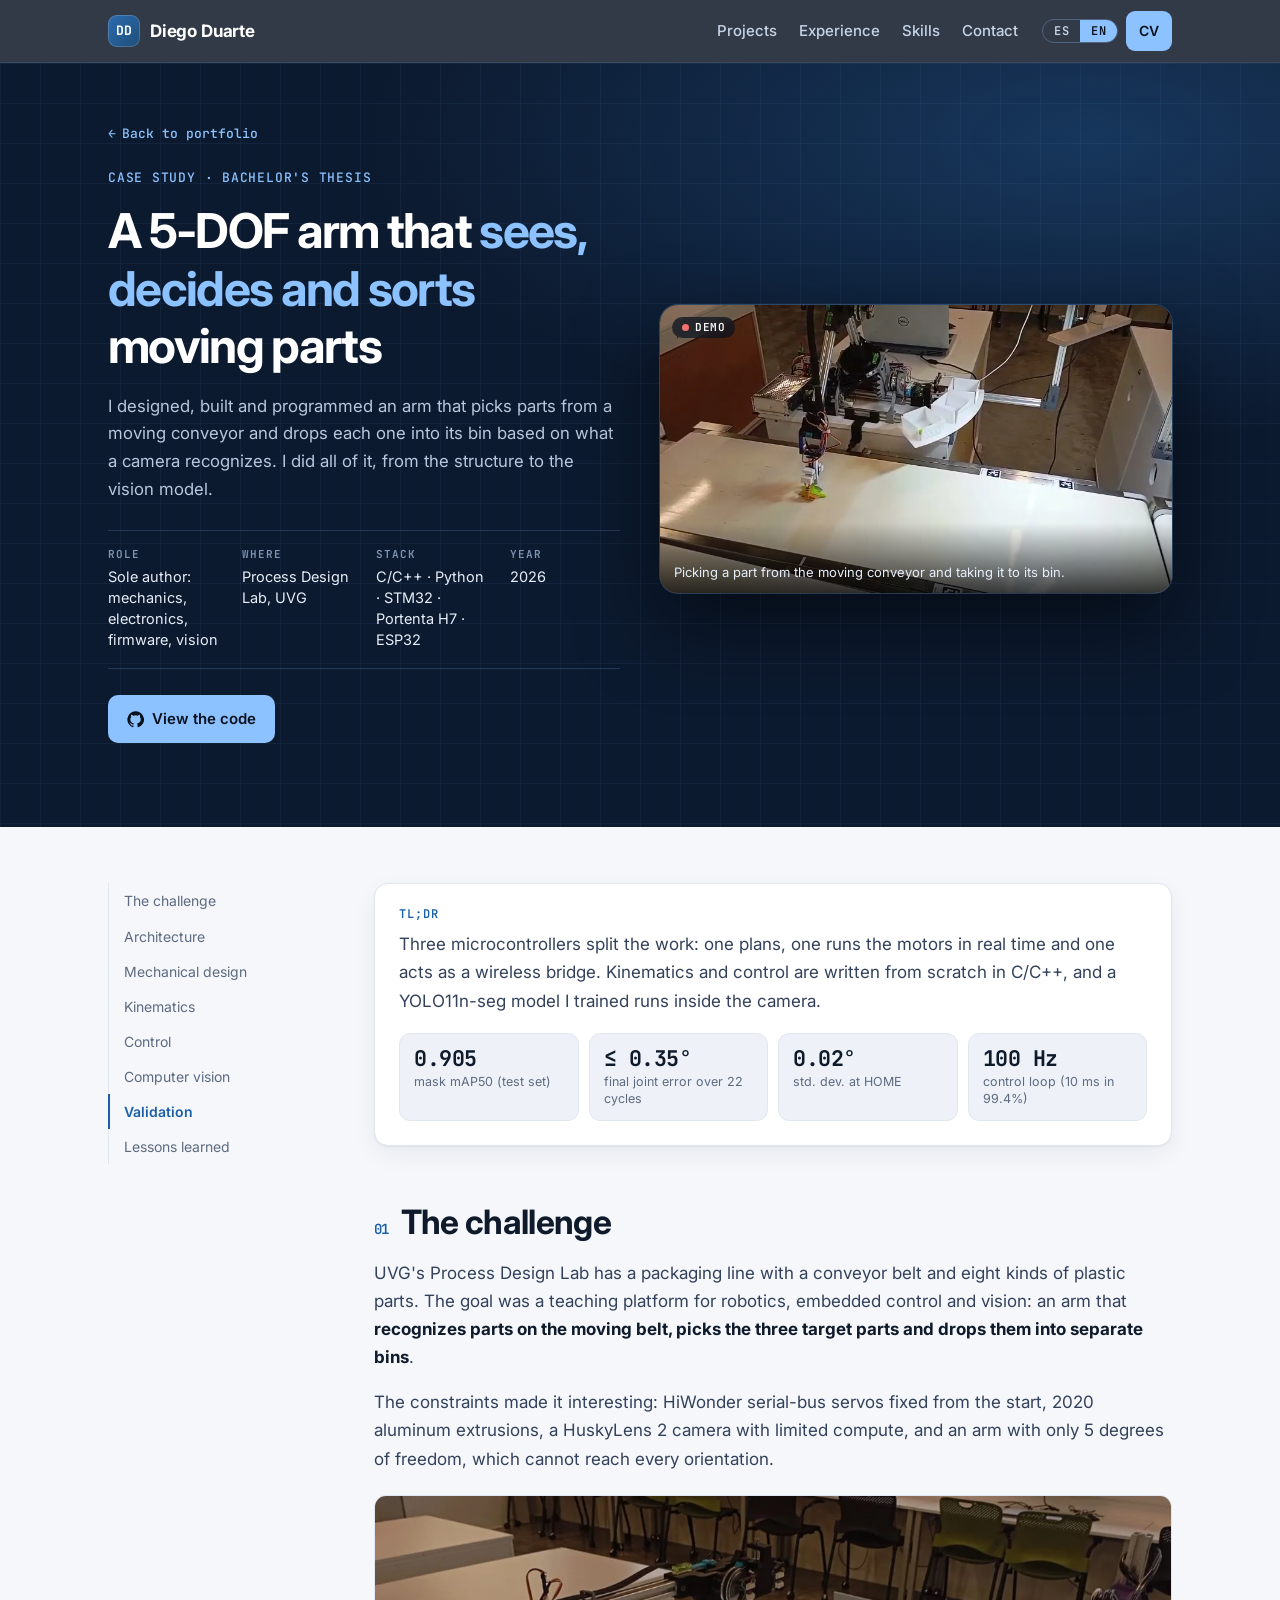
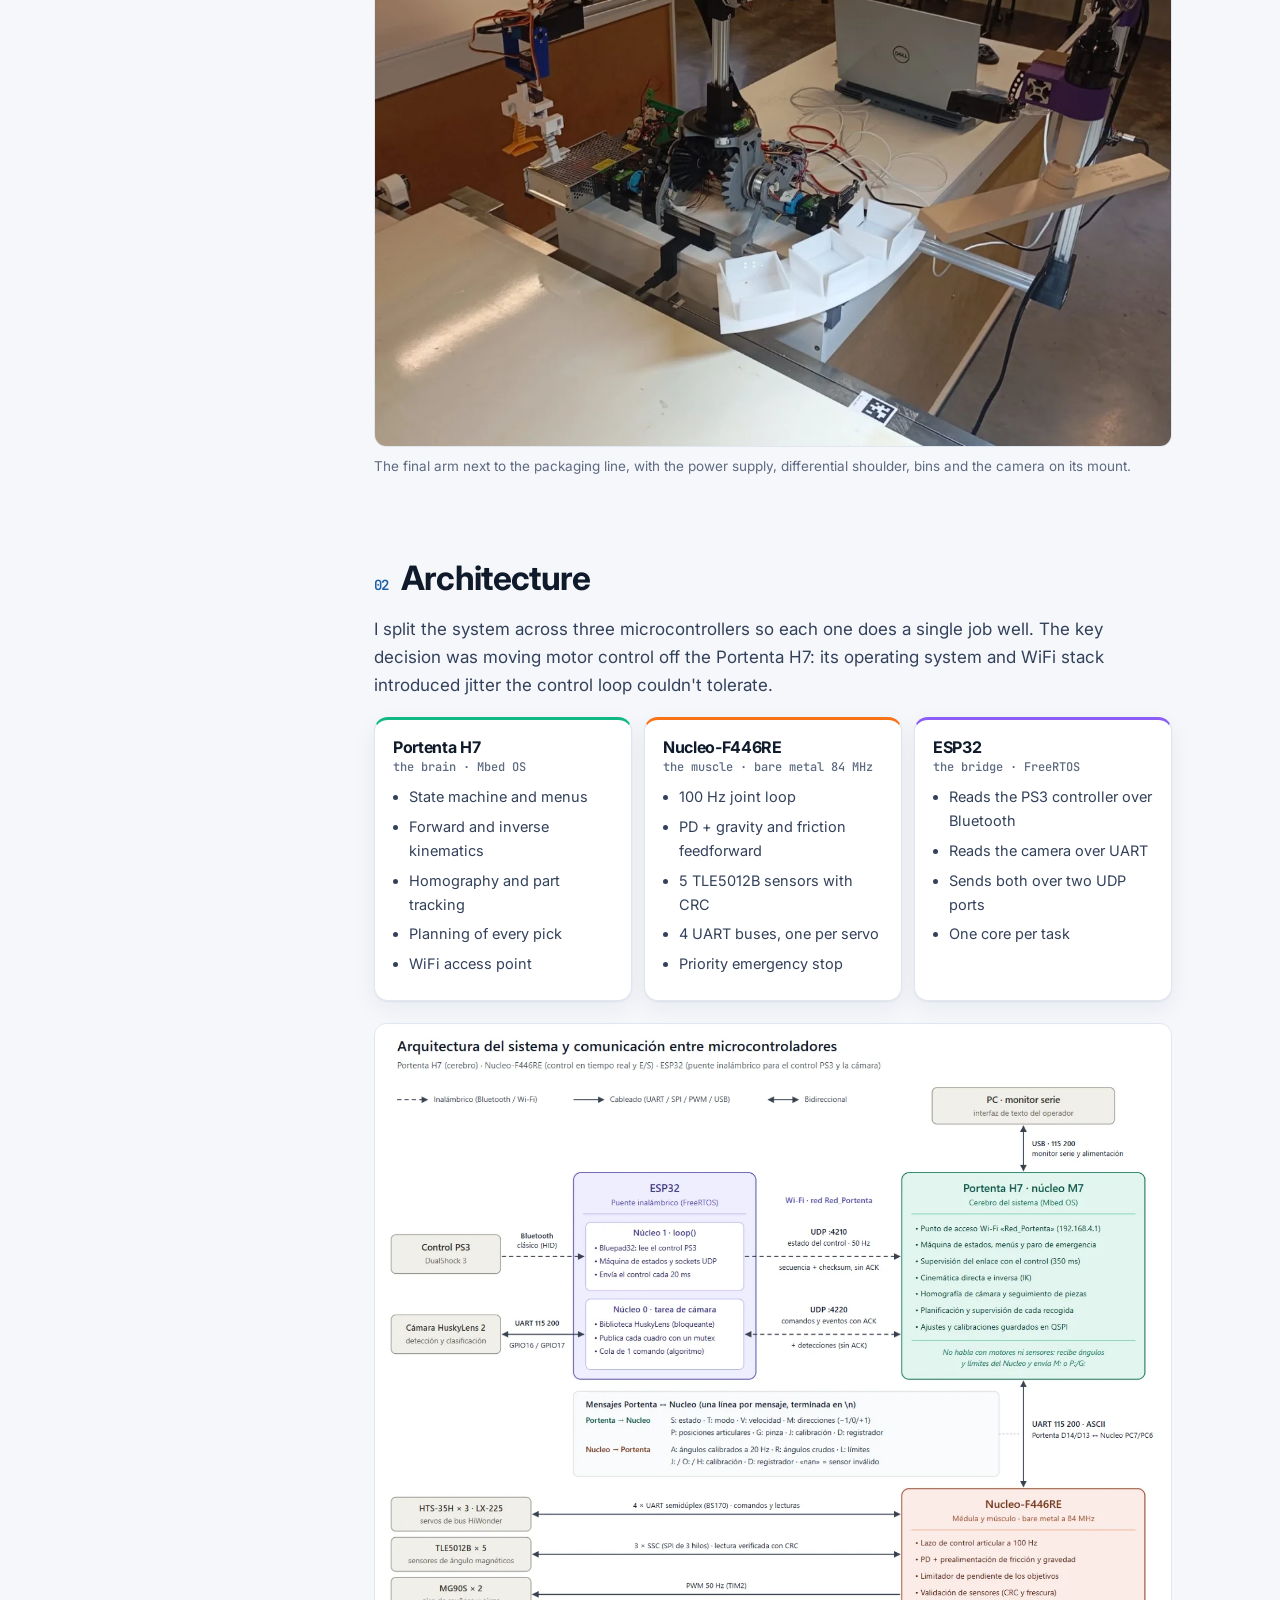
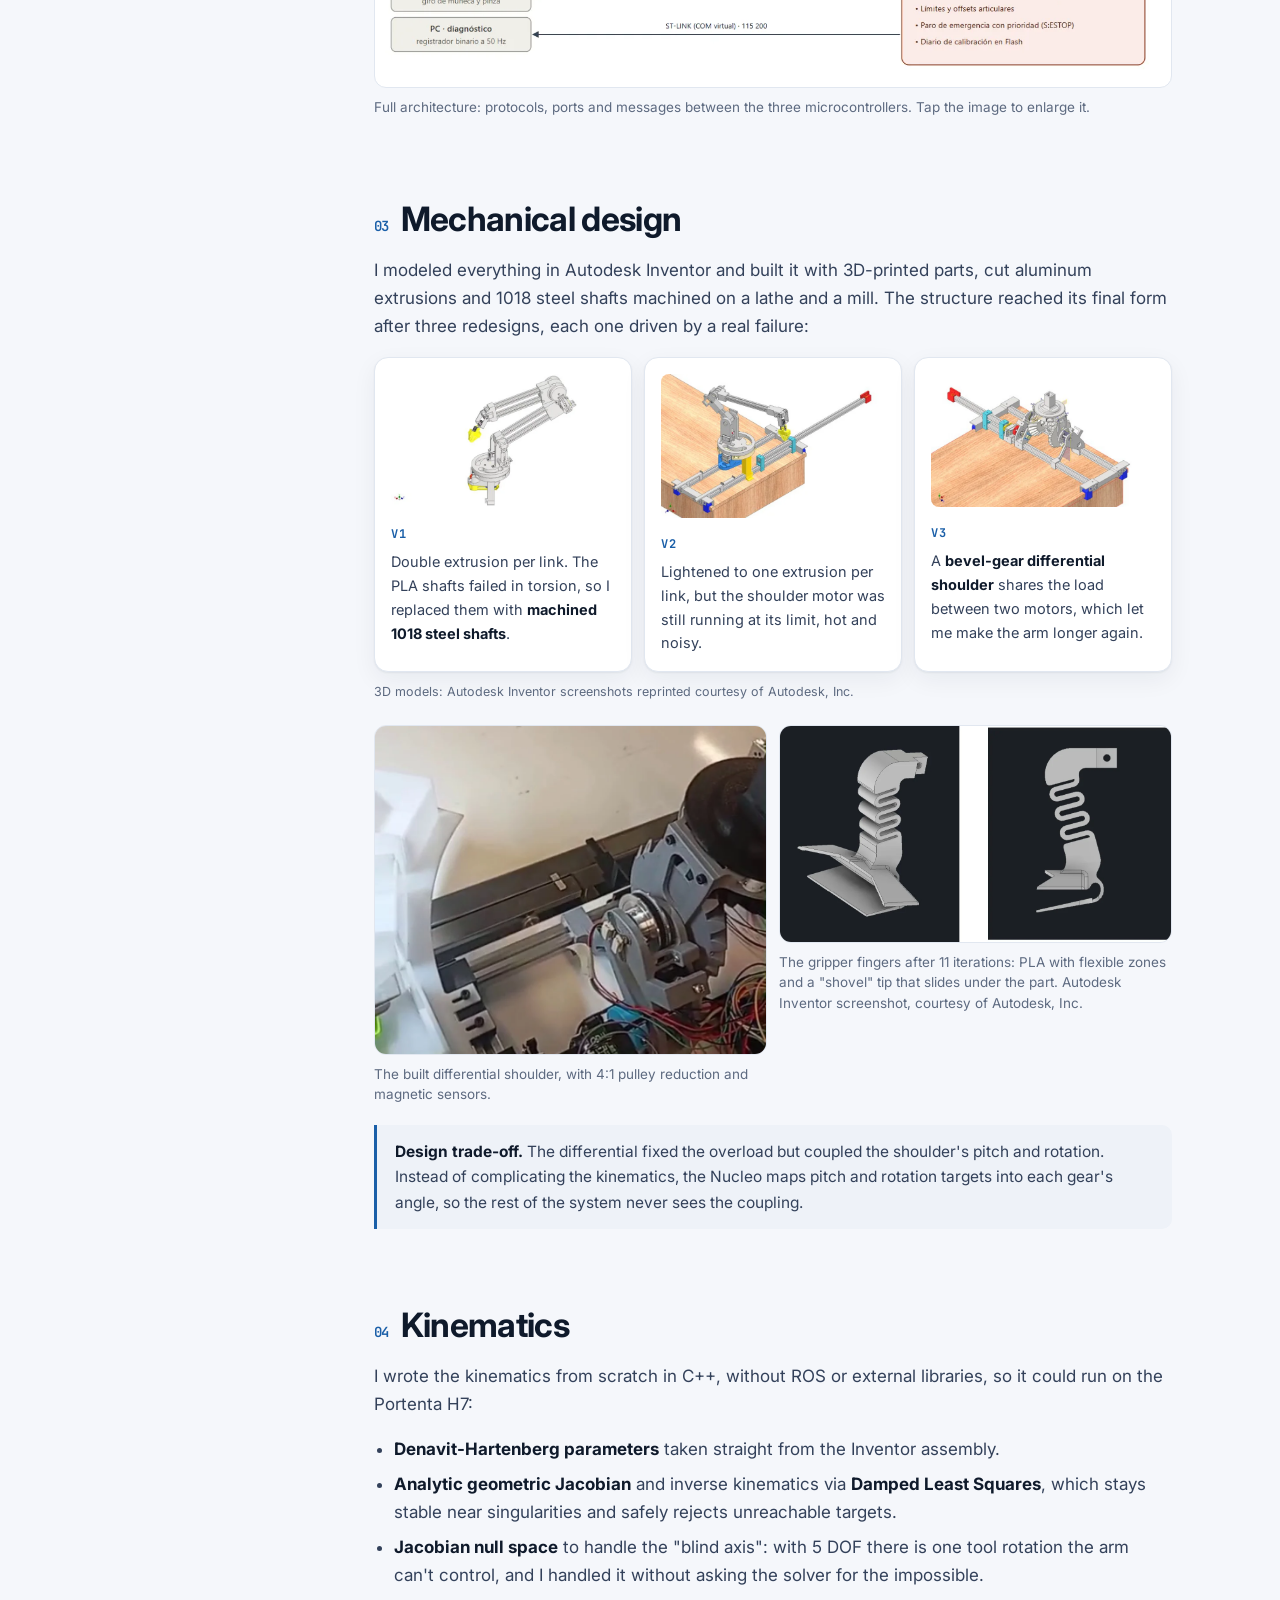
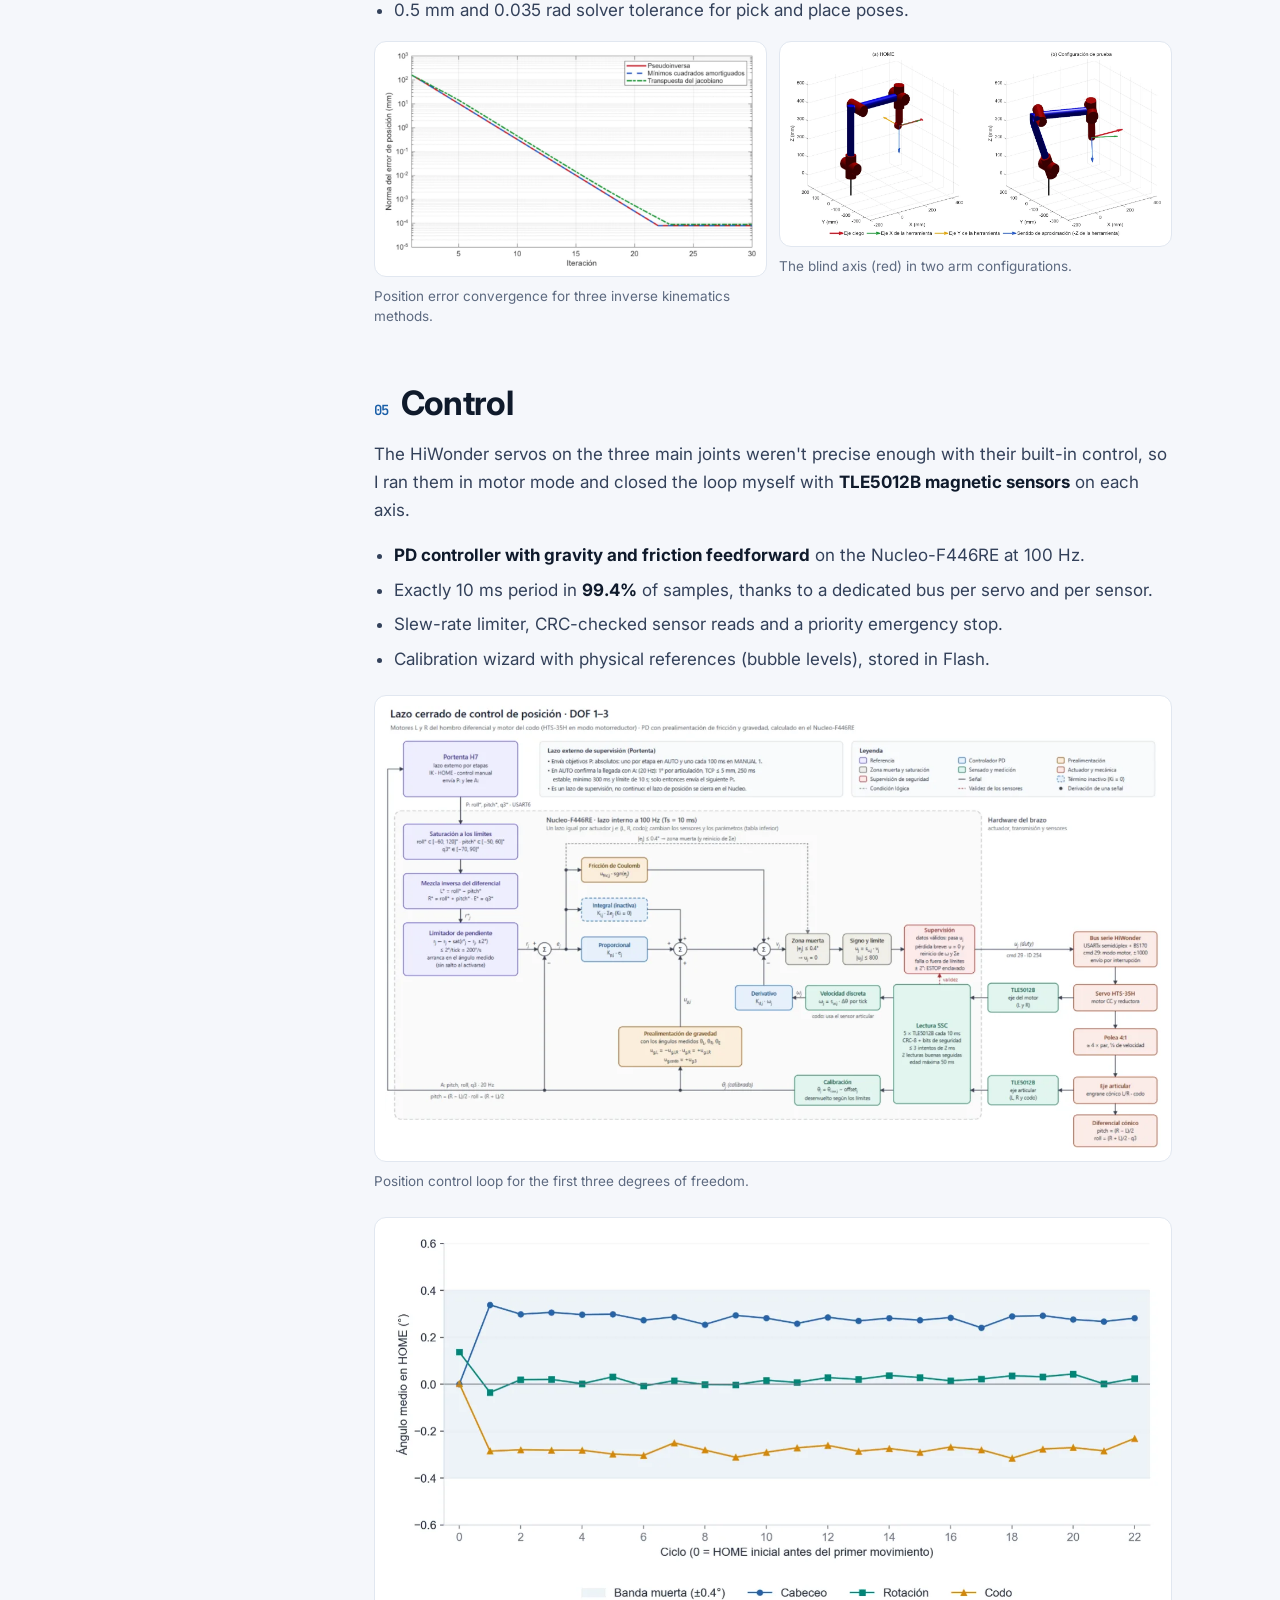
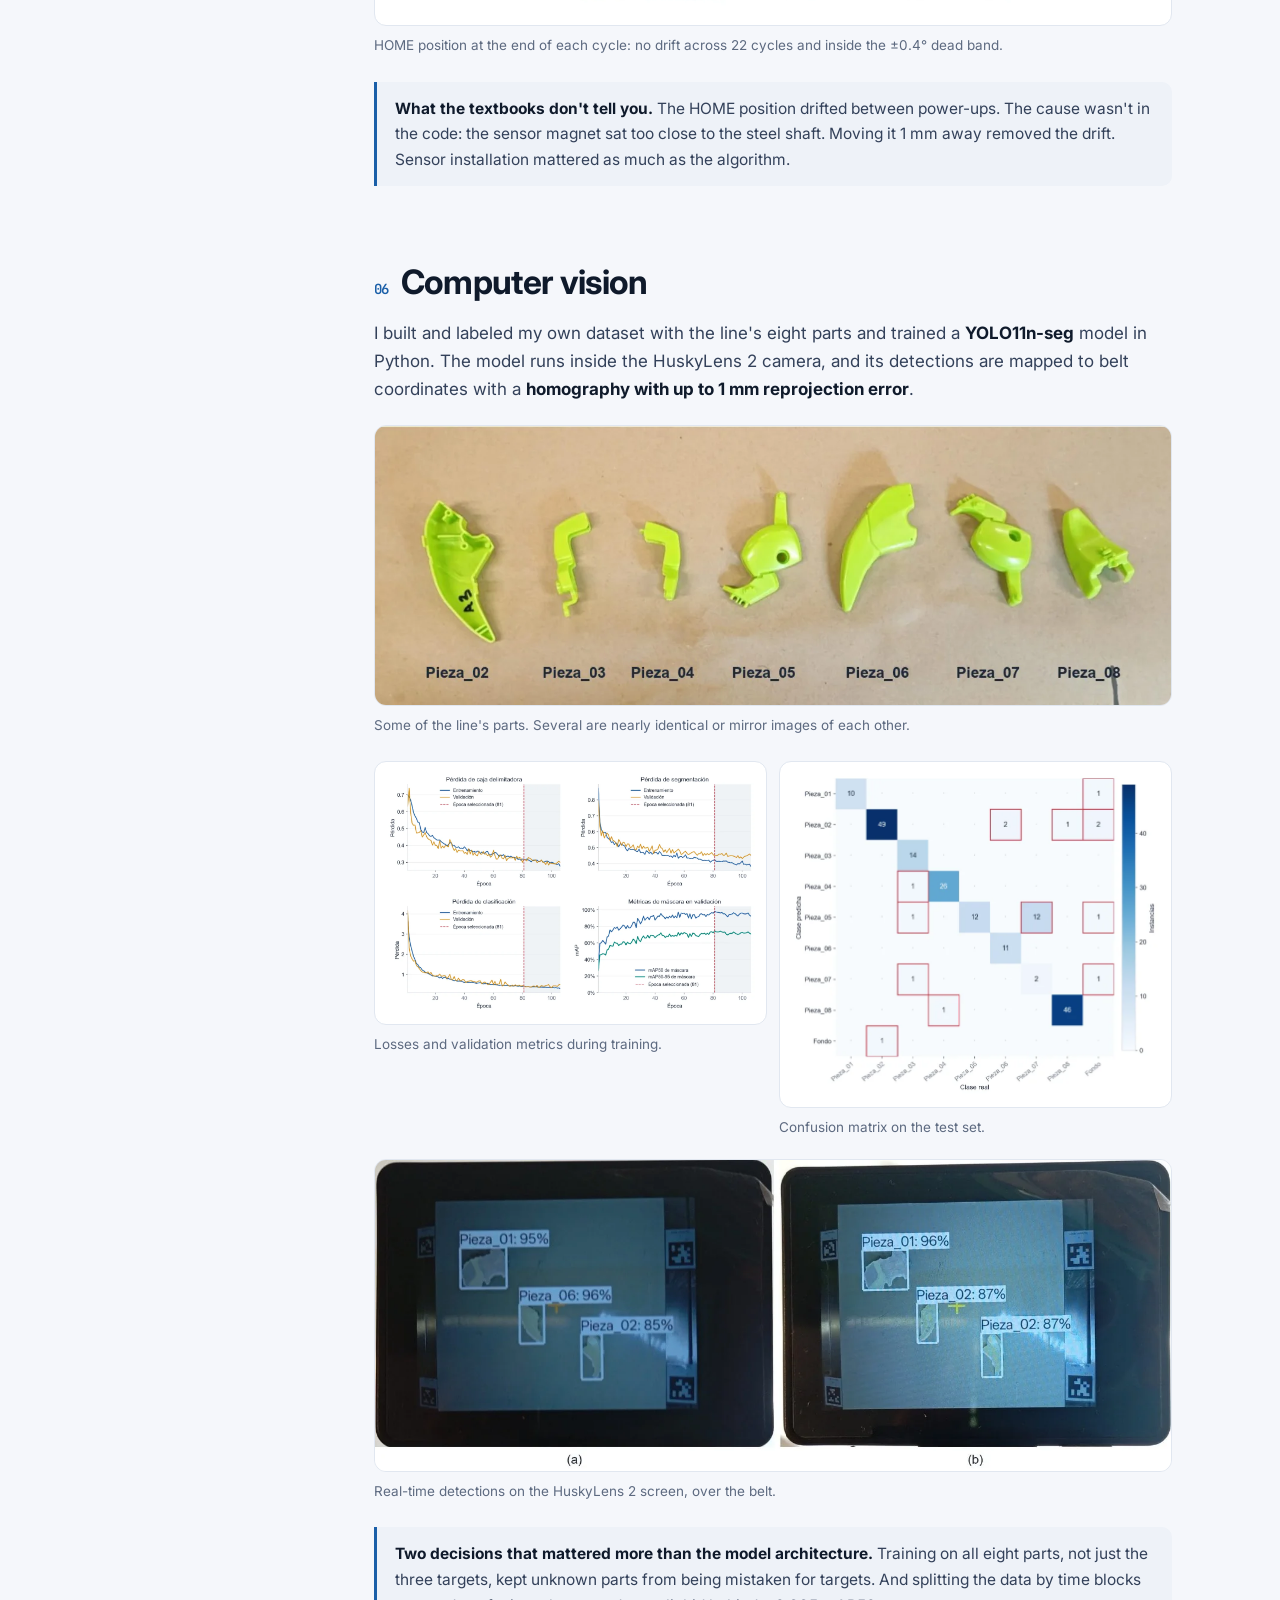
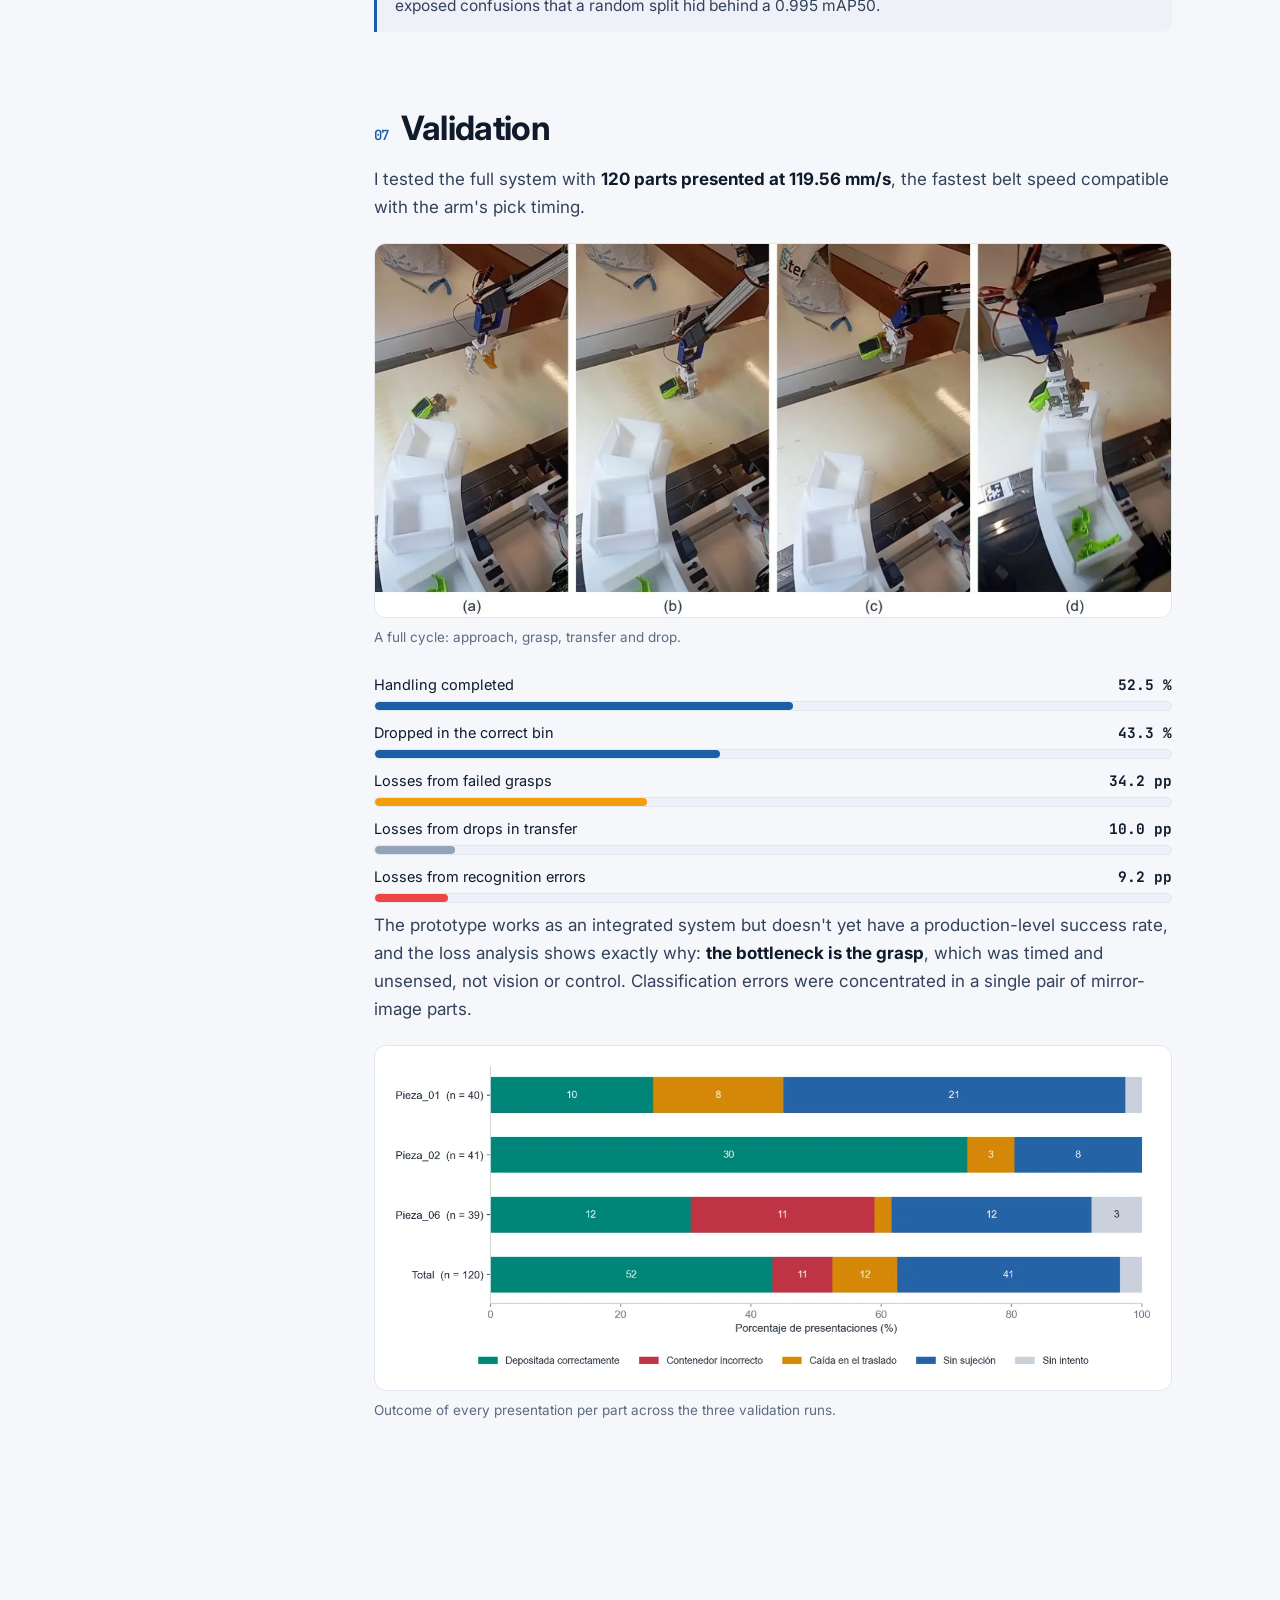
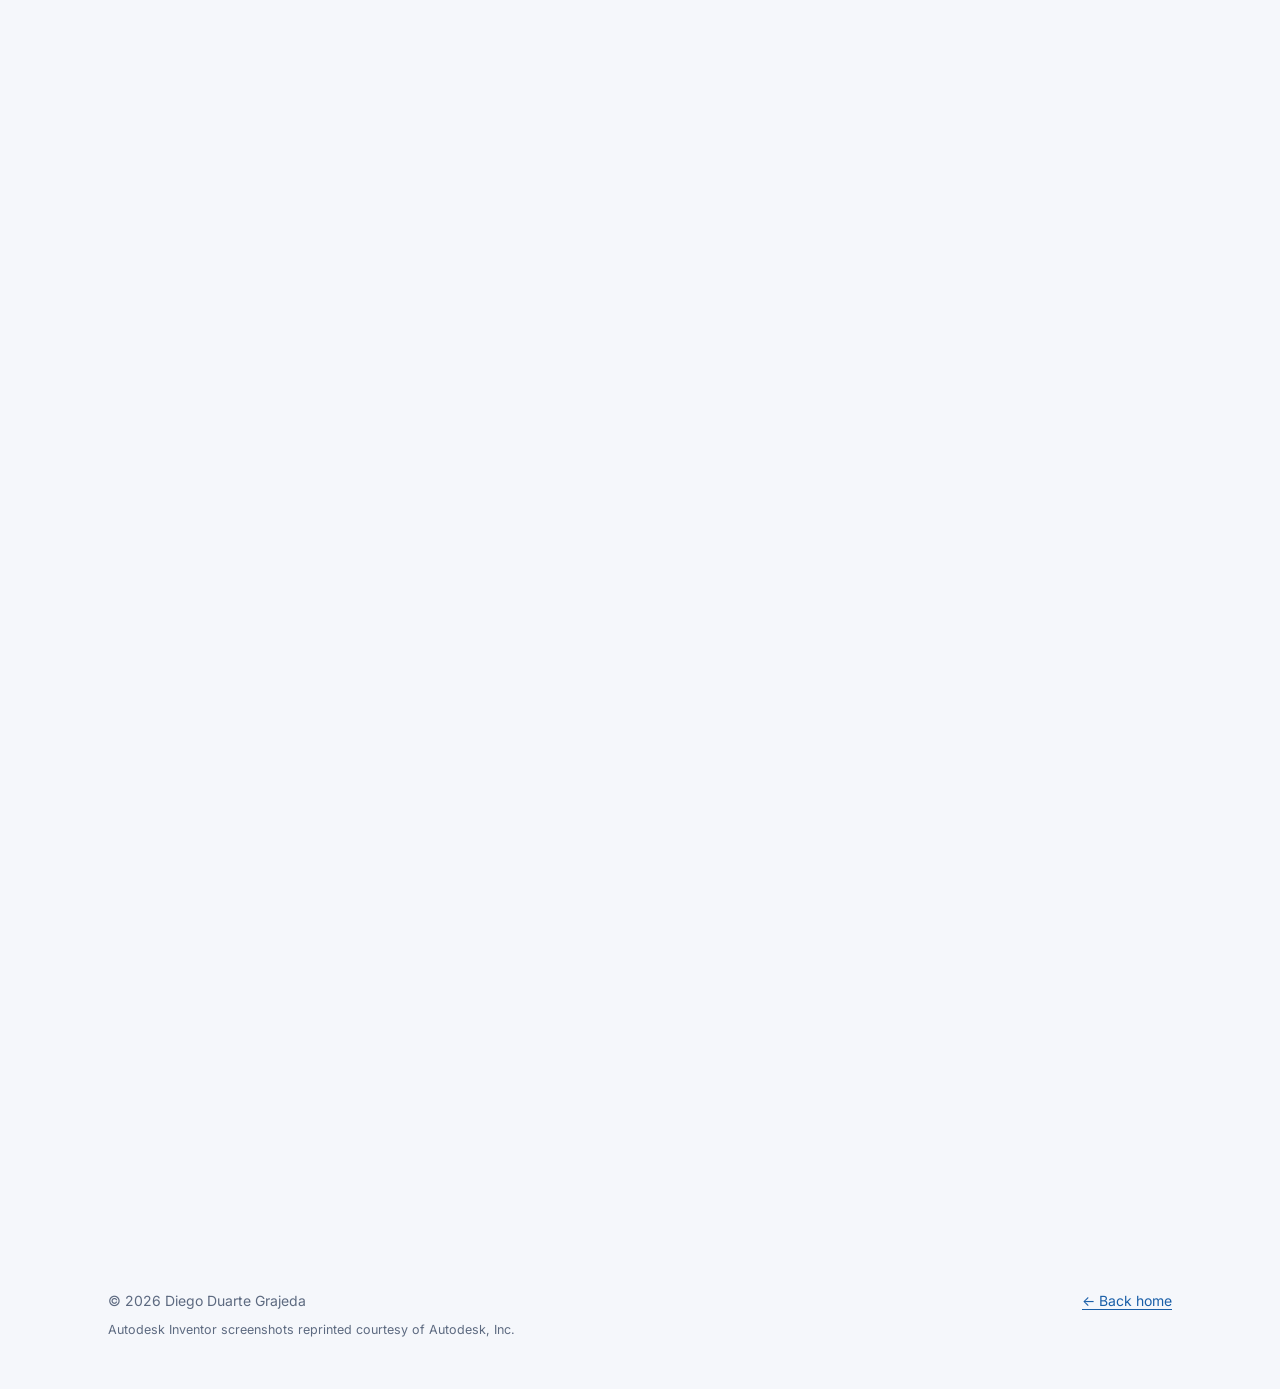
<file: robotic-arm.html>
<!DOCTYPE html>
<html lang="es" data-lang="es">
<head>
  <meta charset="UTF-8">
  <meta name="viewport" content="width=device-width, initial-scale=1.0">
  <title>Brazo robótico con visión · Diego Duarte</title>
  <meta name="title-es" content="Brazo robótico con visión · Diego Duarte">
  <meta name="title-en" content="Vision-guided robotic arm · Diego Duarte">
  <meta name="description" content="Caso de estudio: brazo robótico de 5 GDL que clasifica piezas sobre una banda en movimiento con YOLO11-seg, STM32, Portenta H7 y ESP32.">
  <meta property="og:title" content="5-DOF vision-guided sorting arm · Diego Duarte">
  <meta property="og:description" content="Mechanics, firmware, kinematics, control and computer vision, built from scratch.">
  <meta property="og:image" content="https://diegoadg53.github.io/assets/img/arm/arm-final.webp">
  <meta name="theme-color" content="#0c1a2f">
  <link rel="icon" href="assets/img/favicon.svg" type="image/svg+xml">
  <script>
    (function () { var l; try { l = localStorage.getItem('lang'); } catch (e) {}
      if (!l) l = (navigator.language || 'es').toLowerCase().indexOf('es') === 0 ? 'es' : 'en';
      document.documentElement.setAttribute('data-lang', l); document.documentElement.setAttribute('lang', l); })();
  </script>
  <link rel="preconnect" href="https://fonts.googleapis.com">
  <link rel="preconnect" href="https://fonts.gstatic.com" crossorigin>
  <link href="https://fonts.googleapis.com/css2?family=Inter:wght@400;500;600;700;800&family=JetBrains+Mono:wght@400;500;600;700&display=swap" rel="stylesheet">
  <link rel="stylesheet" href="assets/css/style.css?v=5">
</head>
<body>
  <a class="skip" href="#main">Saltar al contenido</a>

  <header class="nav">
    <div class="container">
      <a class="brand" href="index.html" aria-label="Inicio" data-label-en="Home">
        <span class="brand-mark">DD</span>
        <span class="brand-name">Diego Duarte</span>
      </a>
      <nav class="nav-links" aria-label="Principal" data-label-en="Main">
        <a href="index.html#proyectos"><span lang="es">Proyectos</span><span lang="en">Projects</span></a>
        <a href="index.html#experiencia"><span lang="es">Experiencia</span><span lang="en">Experience</span></a>
        <a href="index.html#habilidades"><span lang="es">Habilidades</span><span lang="en">Skills</span></a>
        <a href="index.html#contacto"><span lang="es">Contacto</span><span lang="en">Contact</span></a>
      </nav>
      <div class="nav-actions">
        <div class="lang-toggle" role="group" aria-label="Idioma / Language">
          <button type="button" data-set-lang="es" aria-pressed="true">ES</button>
          <button type="button" data-set-lang="en" aria-pressed="false">EN</button>
        </div>
        <a class="btn btn-primary btn-sm" href="assets/docs/CV_DiegoDuarte_ES.pdf" data-cv target="_blank" rel="noopener">CV</a>
      </div>
    </div>
  </header>

  <main id="main">
    <!-- ================= HERO ================= -->
    <section class="hero case-hero wide">
      <div class="container">
        <div>
          <a class="back" href="index.html">← <span lang="es">Volver al portafolio</span><span lang="en">Back to portfolio</span></a>
          <div class="eyebrow"><span lang="es">Caso de estudio · Tesis de licenciatura</span><span lang="en">Case study · Bachelor's thesis</span></div>
          <h1>
            <span lang="es">Brazo robótico de 5 GDL que <em>ve, decide y clasifica</em> piezas en movimiento</span>
            <span lang="en">A 5-DOF arm that <em>sees, decides and sorts</em> moving parts</span>
          </h1>
          <p class="hero-lead" lang="es">Diseñé, construí y programé un brazo que recoge piezas de una banda transportadora en movimiento y deposita cada una en su contenedor según lo que reconoce una cámara. Lo hice completo, desde la estructura hasta el modelo de visión.</p>
          <p class="hero-lead" lang="en">I designed, built and programmed an arm that picks parts from a moving conveyor and drops each one into its bin based on what a camera recognizes. I did all of it, from the structure to the vision model.</p>
          <dl class="meta">
            <div><dt lang="es">Rol</dt><dt lang="en">Role</dt>
              <dd lang="es">Autor único: mecánica, electrónica, firmware y visión</dd><dd lang="en">Sole author: mechanics, electronics, firmware, vision</dd></div>
            <div><dt lang="es">Lugar</dt><dt lang="en">Where</dt>
              <dd lang="es">Laboratorio de Diseño de Procesos, UVG</dd><dd lang="en">Process Design Lab, UVG</dd></div>
            <div><dt>Stack</dt><dd>C/C++ · Python · STM32 · Portenta H7 · ESP32</dd></div>
            <div><dt lang="es">Año</dt><dt lang="en">Year</dt><dd>2026</dd></div>
          </dl>
          <div class="hero-ctas">
            <a class="btn btn-primary" href="https://github.com/diegoadg53/5DOF_Vision_Sorting_Arm" target="_blank" rel="noopener">
              <svg viewBox="0 0 24 24" fill="currentColor"><path d="M12 .5a11.5 11.5 0 0 0-3.64 22.41c.58.1.79-.25.79-.56v-2c-3.2.7-3.88-1.37-3.88-1.37-.52-1.33-1.28-1.69-1.28-1.69-1.05-.72.08-.7.08-.7 1.16.08 1.77 1.19 1.77 1.19 1.03 1.77 2.7 1.26 3.36.96.1-.75.4-1.26.73-1.55-2.55-.29-5.24-1.28-5.24-5.69 0-1.26.45-2.29 1.19-3.1-.12-.29-.52-1.46.11-3.05 0 0 .97-.31 3.17 1.18a11 11 0 0 1 5.77 0c2.2-1.49 3.17-1.18 3.17-1.18.63 1.59.23 2.76.11 3.05.74.81 1.19 1.84 1.19 3.1 0 4.42-2.69 5.39-5.26 5.68.41.36.78 1.06.78 2.14v3.17c0 .31.21.67.8.56A11.5 11.5 0 0 0 12 .5Z"/></svg>
              <span lang="es">Ver el código</span><span lang="en">View the code</span>
            </a>
          </div>
        </div>
        <div class="hero-media">
          <figure class="phone landscape" style="margin:0">
            <video autoplay muted loop playsinline preload="metadata" poster="assets/video/arm-pick-b.webp" aria-label="Brazo robótico recogiendo una pieza y depositándola en su contenedor" data-label-en="Robotic arm picking a part and dropping it into its bin">
              <source src="assets/video/arm-pick-b.mp4" type="video/mp4">
            </video>
            <span class="live">DEMO</span>
            <figcaption>
              <span lang="es">Recoge la pieza de la banda en movimiento y la lleva a su contenedor.</span>
              <span lang="en">Picking a part from the moving conveyor and taking it to its bin.</span>
            </figcaption>
          </figure>
        </div>
      </div>
    </section>

    <div class="container">
      <div class="case-layout">
        <aside class="toc" aria-label="Índice" data-label-en="Contents">
          <ol>
            <li><a href="#reto"><span lang="es">El reto</span><span lang="en">The challenge</span></a></li>
            <li><a href="#arquitectura"><span lang="es">Arquitectura</span><span lang="en">Architecture</span></a></li>
            <li><a href="#mecanica"><span lang="es">Diseño mecánico</span><span lang="en">Mechanical design</span></a></li>
            <li><a href="#cinematica"><span lang="es">Cinemática</span><span lang="en">Kinematics</span></a></li>
            <li><a href="#control"><span lang="es">Control</span><span lang="en">Control</span></a></li>
            <li><a href="#vision"><span lang="es">Visión artificial</span><span lang="en">Computer vision</span></a></li>
            <li><a href="#validacion"><span lang="es">Validación</span><span lang="en">Validation</span></a></li>
            <li><a href="#aprendizajes"><span lang="es">Aprendizajes</span><span lang="en">Lessons learned</span></a></li>
          </ol>
        </aside>

        <article class="prose">
          <!-- TL;DR -->
          <div class="card tldr reveal">
            <span class="kicker"><span lang="es">En resumen</span><span lang="en">TL;DR</span></span>
            <p lang="es">Tres microcontroladores reparten el trabajo: uno planifica, otro controla los motores en tiempo real y otro hace de puente inalámbrico. La cinemática y el control están escritos desde cero en C/C++, y un modelo YOLO11n-seg entrenado por mí corre dentro de la cámara.</p>
            <p lang="en">Three microcontrollers split the work: one plans, one runs the motors in real time and one acts as a wireless bridge. Kinematics and control are written from scratch in C/C++, and a YOLO11n-seg model I trained runs inside the camera.</p>
            <div class="metrics m4">
              <div class="metric"><b>0.905</b><span lang="es">mAP50 de máscaras (prueba)</span><span lang="en">mask mAP50 (test set)</span></div>
              <div class="metric"><b>≤ 0.35°</b><span lang="es">error articular final en 22 ciclos</span><span lang="en">final joint error over 22 cycles</span></div>
              <div class="metric"><b>0.02°</b><span lang="es">desviación estándar en HOME</span><span lang="en">std. dev. at HOME</span></div>
              <div class="metric"><b>100 Hz</b><span lang="es">lazo de control (10 ms en el 99.4 %)</span><span lang="en">control loop (10 ms in 99.4%)</span></div>
            </div>
          </div>

          <!-- 1. Reto -->
          <section id="reto" class="reveal">
            <h2><span class="n">01</span><span lang="es">El reto</span><span lang="en">The challenge</span></h2>
            <p lang="es">El Laboratorio de Diseño de Procesos de la UVG tiene una línea de empaque con una banda transportadora y ocho tipos de piezas de plástico. El objetivo era una plataforma didáctica de robótica, control embebido y visión: un brazo que <strong>reconozca las piezas sobre la banda en movimiento, recoja las tres piezas objetivo y las deposite en contenedores distintos</strong>.</p>
            <p lang="en">UVG's Process Design Lab has a packaging line with a conveyor belt and eight kinds of plastic parts. The goal was a teaching platform for robotics, embedded control and vision: an arm that <strong>recognizes parts on the moving belt, picks the three target parts and drops them into separate bins</strong>.</p>
            <p lang="es">Las restricciones lo hacían interesante: servos HiWonder de bus serie definidos desde el inicio, perfiles de aluminio 2020, una cámara HuskyLens 2 con poca capacidad de cómputo y un brazo de solo 5 grados de libertad, que no puede alcanzar cualquier orientación.</p>
            <p lang="en">The constraints made it interesting: HiWonder serial-bus servos fixed from the start, 2020 aluminum extrusions, a HuskyLens 2 camera with limited compute, and an arm with only 5 degrees of freedom, which cannot reach every orientation.</p>
            <figure class="fig">
              <button class="frame" data-zoom type="button"><img src="assets/img/arm/arm-final.webp" alt="Brazo final instalado junto a la línea de empaque" data-alt-en="Final arm installed next to the packaging line" loading="lazy" width="1170" height="809"></button>
              <figcaption><span lang="es">El brazo final junto a la línea de empaque, con la fuente, el hombro diferencial, los contenedores y la cámara en su soporte.</span><span lang="en">The final arm next to the packaging line, with the power supply, differential shoulder, bins and the camera on its mount.</span></figcaption>
            </figure>
          </section>

          <!-- 2. Arquitectura -->
          <section id="arquitectura" class="reveal">
            <h2><span class="n">02</span><span lang="es">Arquitectura</span><span lang="en">Architecture</span></h2>
            <p lang="es">Separé el sistema en tres microcontroladores para que cada uno hiciera una sola cosa bien. La decisión clave fue sacar el control de motores de la Portenta H7: su sistema operativo y la red WiFi introducían variabilidad que el lazo de control no toleraba.</p>
            <p lang="en">I split the system across three microcontrollers so each one does a single job well. The key decision was moving motor control off the Portenta H7: its operating system and WiFi stack introduced jitter the control loop couldn't tolerate.</p>
            <div class="mcus">
              <div class="card mcu c1">
                <h4>Portenta H7</h4><span class="role"><span lang="es">el cerebro · Mbed OS</span><span lang="en">the brain · Mbed OS</span></span>
                <ul lang="es"><li>Máquina de estados y menús</li><li>Cinemática directa e inversa</li><li>Homografía y seguimiento de piezas</li><li>Planificación de cada recogida</li><li>Punto de acceso WiFi</li></ul>
                <ul lang="en"><li>State machine and menus</li><li>Forward and inverse kinematics</li><li>Homography and part tracking</li><li>Planning of every pick</li><li>WiFi access point</li></ul>
              </div>
              <div class="card mcu c2">
                <h4>Nucleo-F446RE</h4><span class="role"><span lang="es">el músculo · bare metal 84 MHz</span><span lang="en">the muscle · bare metal 84 MHz</span></span>
                <ul lang="es"><li>Lazo articular a 100 Hz</li><li>PD + compensación de gravedad y fricción</li><li>5 sensores TLE5012B con CRC</li><li>4 buses UART, uno por servo</li><li>Paro de emergencia prioritario</li></ul>
                <ul lang="en"><li>100 Hz joint loop</li><li>PD + gravity and friction feedforward</li><li>5 TLE5012B sensors with CRC</li><li>4 UART buses, one per servo</li><li>Priority emergency stop</li></ul>
              </div>
              <div class="card mcu c3">
                <h4>ESP32</h4><span class="role"><span lang="es">el puente · FreeRTOS</span><span lang="en">the bridge · FreeRTOS</span></span>
                <ul lang="es"><li>Lee el control de PS3 por Bluetooth</li><li>Lee la cámara por UART</li><li>Envía ambos por dos puertos UDP</li><li>Un núcleo para cada tarea</li></ul>
                <ul lang="en"><li>Reads the PS3 controller over Bluetooth</li><li>Reads the camera over UART</li><li>Sends both over two UDP ports</li><li>One core per task</li></ul>
              </div>
            </div>
            <figure class="fig">
              <button class="frame pad" data-zoom type="button"><img src="assets/img/arm/architecture.webp" alt="Diagrama de arquitectura y comunicación entre la Portenta H7, la Nucleo-F446RE y el ESP32" data-alt-en="Architecture and communication diagram between the Portenta H7, the Nucleo-F446RE and the ESP32" loading="lazy" width="1349" height="1118"></button>
              <figcaption><span lang="es">Arquitectura completa: protocolos, puertos y mensajes entre los tres microcontroladores. Toca la imagen para ampliarla.</span><span lang="en">Full architecture: protocols, ports and messages between the three microcontrollers. Tap the image to enlarge it.</span></figcaption>
            </figure>
          </section>

          <!-- 3. Mecánica -->
          <section id="mecanica" class="reveal">
            <h2><span class="n">03</span><span lang="es">Diseño mecánico</span><span lang="en">Mechanical design</span></h2>
            <p lang="es">Modelé todo en Autodesk Inventor y fabriqué las piezas con impresión 3D, perfiles de aluminio cortados y ejes de acero 1018 maquinados en torno y fresa. La estructura llegó a su forma final después de tres rediseños, cada uno provocado por una falla real:</p>
            <p lang="en">I modeled everything in Autodesk Inventor and built it with 3D-printed parts, cut aluminum extrusions and 1018 steel shafts machined on a lathe and a mill. The structure reached its final form after three redesigns, each one driven by a real failure:</p>
            <div class="steps">
              <div class="card step">
                <img data-credit src="assets/img/arm/design-v1.webp" alt="Primer diseño" data-alt-en="First design" loading="lazy" data-zoom>
                <b>v1</b>
                <p lang="es">Doble perfil por eslabón. Los ejes de PLA fallaron por torsión, así que los cambié por <strong>ejes de acero 1018 maquinados</strong>.</p>
                <p lang="en">Double extrusion per link. The PLA shafts failed in torsion, so I replaced them with <strong>machined 1018 steel shafts</strong>.</p>
              </div>
              <div class="card step">
                <img data-credit src="assets/img/arm/design-v2.webp" alt="Segundo diseño" data-alt-en="Second design" loading="lazy" data-zoom>
                <b>v2</b>
                <p lang="es">Aligeré la estructura a un perfil por eslabón, pero el motor del hombro seguía trabajando al límite, caliente y con ruido.</p>
                <p lang="en">Lightened to one extrusion per link, but the shoulder motor was still running at its limit, hot and noisy.</p>
              </div>
              <div class="card step">
                <img data-credit src="assets/img/arm/design-v3.webp" alt="Tercer diseño con hombro diferencial" data-alt-en="Third design with a differential shoulder" loading="lazy" data-zoom>
                <b>v3</b>
                <p lang="es">Un <strong>hombro diferencial de engranajes cónicos</strong> reparte la carga entre dos motores. Eso me permitió volver a alargar el brazo.</p>
                <p lang="en">A <strong>bevel-gear differential shoulder</strong> shares the load between two motors, which let me make the arm longer again.</p>
              </div>
            </div>
            <p class="credit-line"><span lang="es">Modelos 3D: capturas de Autodesk Inventor reimpresas por cortesía de Autodesk, Inc.</span><span lang="en">3D models: Autodesk Inventor screenshots reprinted courtesy of Autodesk, Inc.</span></p>
            <div class="fig-group">
              <div class="fig-row c2">
                <figure class="fig"><button class="frame" data-zoom type="button"><img src="assets/img/arm/differential-shoulder.webp" alt="Hombro diferencial construido" data-alt-en="Built differential shoulder" loading="lazy"></button>
                  <figcaption><span lang="es">Hombro diferencial construido, con reducción por poleas 4:1 y sensores magnéticos.</span><span lang="en">The built differential shoulder, with 4:1 pulley reduction and magnetic sensors.</span></figcaption></figure>
                <figure class="fig"><button class="frame" data-zoom type="button"><img data-credit src="assets/img/arm/gripper-fingers.webp" alt="Diseño final de los dedos de la pinza" data-alt-en="Final gripper finger design" loading="lazy"></button>
                  <figcaption><span lang="es">Los dedos de la pinza, después de 11 versiones: PLA con zonas flexibles y una "pala" que se desliza bajo la pieza. Captura de Autodesk Inventor, cortesía de Autodesk, Inc.</span><span lang="en">The gripper fingers after 11 iterations: PLA with flexible zones and a "shovel" tip that slides under the part. Autodesk Inventor screenshot, courtesy of Autodesk, Inc.</span></figcaption></figure>
              </div>
            </div>
            <div class="callout" lang="es"><b>Compromiso de diseño.</b> El diferencial resolvió la sobrecarga, pero acopló el giro y la elevación del hombro. En vez de complicar la cinemática, la Nucleo traduce los objetivos de cabeceo y rotación a los ángulos de cada engranaje, así el resto del sistema nunca ve el acoplamiento.</div>
            <div class="callout" lang="en"><b>Design trade-off.</b> The differential fixed the overload but coupled the shoulder's pitch and rotation. Instead of complicating the kinematics, the Nucleo maps pitch and rotation targets into each gear's angle, so the rest of the system never sees the coupling.</div>
          </section>

          <!-- 4. Cinemática -->
          <section id="cinematica" class="reveal">
            <h2><span class="n">04</span><span lang="es">Cinemática</span><span lang="en">Kinematics</span></h2>
            <p lang="es">Escribí la cinemática desde cero en C++, sin ROS ni librerías externas, para que corriera dentro de la Portenta H7:</p>
            <p lang="en">I wrote the kinematics from scratch in C++, without ROS or external libraries, so it could run on the Portenta H7:</p>
            <ul lang="es">
              <li><strong>Parámetros Denavit-Hartenberg</strong> tomados directamente del ensamble en Inventor.</li>
              <li><strong>Jacobiano geométrico analítico</strong> y cinemática inversa por <strong>Damped Least Squares</strong>, que se mantiene estable cerca de singularidades y rechaza de forma segura los objetivos fuera de alcance.</li>
              <li><strong>Espacio nulo del Jacobiano</strong> para manejar el "eje ciego": con 5 GDL hay una rotación de la herramienta que el brazo no puede controlar, y la resolví sin pedirle imposibles al solver.</li>
              <li>Tolerancia de cálculo de 0.5 mm y 0.035 rad en las poses de recogida y depósito.</li>
            </ul>
            <ul lang="en">
              <li><strong>Denavit-Hartenberg parameters</strong> taken straight from the Inventor assembly.</li>
              <li><strong>Analytic geometric Jacobian</strong> and inverse kinematics via <strong>Damped Least Squares</strong>, which stays stable near singularities and safely rejects unreachable targets.</li>
              <li><strong>Jacobian null space</strong> to handle the "blind axis": with 5 DOF there is one tool rotation the arm can't control, and I handled it without asking the solver for the impossible.</li>
              <li>0.5 mm and 0.035 rad solver tolerance for pick and place poses.</li>
            </ul>
            <div class="fig-row c2">
              <figure class="fig"><button class="frame pad" data-zoom type="button"><img src="assets/img/arm/ik-convergence.webp" alt="Convergencia del error de posición de la cinemática inversa" data-alt-en="Position error convergence of the inverse kinematics" loading="lazy"></button>
                <figcaption><span lang="es">Convergencia del error de posición de tres métodos de cinemática inversa.</span><span lang="en">Position error convergence for three inverse kinematics methods.</span></figcaption></figure>
              <figure class="fig"><button class="frame pad" data-zoom type="button"><img src="assets/img/arm/blind-axis.webp" alt="Eje ciego de rotación del brazo de 5 GDL" data-alt-en="Blind rotation axis of the 5-DOF arm" loading="lazy"></button>
                <figcaption><span lang="es">El eje ciego (rojo) en dos configuraciones del brazo.</span><span lang="en">The blind axis (red) in two arm configurations.</span></figcaption></figure>
            </div>
          </section>

          <!-- 5. Control -->
          <section id="control" class="reveal">
            <h2><span class="n">05</span><span lang="es">Control</span><span lang="en">Control</span></h2>
            <p lang="es">Los servos HiWonder de las tres articulaciones principales no tenían la precisión necesaria con su control interno, así que los operé en modo motor y cerré el lazo yo mismo con <strong>sensores magnéticos TLE5012B</strong> en cada eje.</p>
            <p lang="en">The HiWonder servos on the three main joints weren't precise enough with their built-in control, so I ran them in motor mode and closed the loop myself with <strong>TLE5012B magnetic sensors</strong> on each axis.</p>
            <ul lang="es">
              <li>Controlador <strong>PD con compensación de gravedad y de fricción</strong> en la Nucleo-F446RE, a 100 Hz.</li>
              <li>Periodo de exactamente 10 ms en el <strong>99.4 %</strong> de las muestras, gracias a un bus independiente por servo y por sensor.</li>
              <li>Limitador de pendiente, validación de sensores con CRC y paro de emergencia con prioridad.</li>
              <li>Asistente de calibración con referencias físicas (niveles de burbuja) guardado en Flash.</li>
            </ul>
            <ul lang="en">
              <li><strong>PD controller with gravity and friction feedforward</strong> on the Nucleo-F446RE at 100 Hz.</li>
              <li>Exactly 10 ms period in <strong>99.4%</strong> of samples, thanks to a dedicated bus per servo and per sensor.</li>
              <li>Slew-rate limiter, CRC-checked sensor reads and a priority emergency stop.</li>
              <li>Calibration wizard with physical references (bubble levels), stored in Flash.</li>
            </ul>
            <figure class="fig">
              <button class="frame pad" data-zoom type="button"><img src="assets/img/arm/control-loop.webp" alt="Diagrama de bloques del lazo de control" data-alt-en="Control loop block diagram" loading="lazy"></button>
              <figcaption><span lang="es">Lazo de control de posición de los tres primeros grados de libertad.</span><span lang="en">Position control loop for the first three degrees of freedom.</span></figcaption>
            </figure>
            <figure class="fig">
              <button class="frame pad" data-zoom type="button"><img src="assets/img/arm/repeatability.webp" alt="Ángulo medio en HOME a lo largo de 22 ciclos" data-alt-en="Mean HOME angle over 22 cycles" loading="lazy"></button>
              <figcaption><span lang="es">Posición en HOME al final de cada ciclo: sin deriva en 22 ciclos y dentro de la banda muerta de ±0.4°.</span><span lang="en">HOME position at the end of each cycle: no drift across 22 cycles and inside the ±0.4° dead band.</span></figcaption>
            </figure>
            <div class="callout" lang="es"><b>Lo que no sale en los libros.</b> La posición de HOME se movía entre arranques. La causa no estaba en el código: el imán del sensor estaba demasiado cerca del eje de acero. Separarlo 1 mm eliminó la deriva. La instalación del sensor resultó tan importante como el algoritmo.</div>
            <div class="callout" lang="en"><b>What the textbooks don't tell you.</b> The HOME position drifted between power-ups. The cause wasn't in the code: the sensor magnet sat too close to the steel shaft. Moving it 1 mm away removed the drift. Sensor installation mattered as much as the algorithm.</div>
          </section>

          <!-- 6. Visión -->
          <section id="vision" class="reveal">
            <h2><span class="n">06</span><span lang="es">Visión artificial</span><span lang="en">Computer vision</span></h2>
            <p lang="es">Armé y etiqueté mi propio conjunto de datos con las ocho piezas de la línea y entrené un modelo <strong>YOLO11n-seg</strong> en Python. El modelo corre dentro de la cámara HuskyLens 2, y sus detecciones pasan a coordenadas de la banda con una <strong>homografía con error de reproyección de hasta 1 mm</strong>.</p>
            <p lang="en">I built and labeled my own dataset with the line's eight parts and trained a <strong>YOLO11n-seg</strong> model in Python. The model runs inside the HuskyLens 2 camera, and its detections are mapped to belt coordinates with a <strong>homography with up to 1 mm reprojection error</strong>.</p>
            <figure class="fig">
              <button class="frame" data-zoom type="button"><img src="assets/img/arm/parts.webp" alt="Piezas de trabajo de la línea de empaque" data-alt-en="Work pieces from the packaging line" loading="lazy"></button>
              <figcaption><span lang="es">Algunas de las piezas de la línea. Varias son casi iguales o reflejos una de otra.</span><span lang="en">Some of the line's parts. Several are nearly identical or mirror images of each other.</span></figcaption>
            </figure>
            <div class="fig-row c2">
              <figure class="fig"><button class="frame pad" data-zoom type="button"><img src="assets/img/arm/training-curves.webp" alt="Curvas de entrenamiento del modelo" data-alt-en="Model training curves" loading="lazy"></button>
                <figcaption><span lang="es">Pérdidas y métricas de validación durante el entrenamiento.</span><span lang="en">Losses and validation metrics during training.</span></figcaption></figure>
              <figure class="fig"><button class="frame pad" data-zoom type="button"><img src="assets/img/arm/confusion-matrix.webp" alt="Matriz de confusión del modelo" data-alt-en="Model confusion matrix" loading="lazy"></button>
                <figcaption><span lang="es">Matriz de confusión en el conjunto de prueba.</span><span lang="en">Confusion matrix on the test set.</span></figcaption></figure>
            </div>
            <figure class="fig">
              <button class="frame" data-zoom type="button"><img src="assets/img/arm/huskylens.webp" alt="Detecciones en la pantalla de la HuskyLens 2" data-alt-en="Detections on the HuskyLens 2 screen" loading="lazy"></button>
              <figcaption><span lang="es">Detecciones en tiempo real en la pantalla de la HuskyLens 2, sobre la banda.</span><span lang="en">Real-time detections on the HuskyLens 2 screen, over the belt.</span></figcaption>
            </figure>
            <div class="callout" lang="es"><b>Dos decisiones que importaron más que la arquitectura del modelo.</b> Entrenar con las ocho piezas, y no solo con las tres objetivo, evitó que las piezas desconocidas se confundieran con piezas objetivo. Además, dividir los datos por bloques de tiempo destapó confusiones que una división aleatoria escondía detrás de un mAP50 de 0.995.</div>
            <div class="callout" lang="en"><b>Two decisions that mattered more than the model architecture.</b> Training on all eight parts, not just the three targets, kept unknown parts from being mistaken for targets. And splitting the data by time blocks exposed confusions that a random split hid behind a 0.995 mAP50.</div>
          </section>

          <!-- 7. Validación -->
          <section id="validacion" class="reveal">
            <h2><span class="n">07</span><span lang="es">Validación</span><span lang="en">Validation</span></h2>
            <p lang="es">Probé el sistema completo con <strong>120 piezas presentadas a 119.56 mm/s</strong>, la velocidad de banda más alta compatible con el tiempo de recogida del brazo.</p>
            <p lang="en">I tested the full system with <strong>120 parts presented at 119.56 mm/s</strong>, the fastest belt speed compatible with the arm's pick timing.</p>
            <figure class="fig">
              <button class="frame" data-zoom type="button"><img src="assets/img/arm/pick-cycle.webp" alt="Ciclo de recogida y clasificación" data-alt-en="Pick-and-sort cycle" loading="lazy"></button>
              <figcaption><span lang="es">Un ciclo completo: aproximación, sujeción, traslado y depósito.</span><span lang="en">A full cycle: approach, grasp, transfer and drop.</span></figcaption>
            </figure>
            <div class="bars">
              <div class="bar"><span lang="es">Manipulación completada</span><span lang="en">Handling completed</span><b>52.5 %</b><div class="track"><div class="fill" style="width:52.5%"></div></div></div>
              <div class="bar"><span lang="es">Depositada en el contenedor correcto</span><span lang="en">Dropped in the correct bin</span><b>43.3 %</b><div class="track"><div class="fill" style="width:43.3%"></div></div></div>
              <div class="bar"><span lang="es">Pérdidas por agarre fallido</span><span lang="en">Losses from failed grasps</span><b>34.2 pp</b><div class="track"><div class="fill warn" style="width:34.2%"></div></div></div>
              <div class="bar"><span lang="es">Pérdidas por caídas en el traslado</span><span lang="en">Losses from drops in transfer</span><b>10.0 pp</b><div class="track"><div class="fill mid" style="width:10%"></div></div></div>
              <div class="bar"><span lang="es">Pérdidas por errores de reconocimiento</span><span lang="en">Losses from recognition errors</span><b>9.2 pp</b><div class="track"><div class="fill bad" style="width:9.2%"></div></div></div>
            </div>
            <p lang="es">El prototipo funciona de forma integrada, pero todavía no tiene la tasa de éxito de una aplicación productiva, y el análisis de pérdidas dice exactamente por qué: <strong>el cuello de botella es el agarre</strong>, que era temporizado y sin sensor, no la visión ni el control. Los errores de clasificación se concentraron en un solo par de piezas especulares.</p>
            <p lang="en">The prototype works as an integrated system but doesn't yet have a production-level success rate, and the loss analysis shows exactly why: <strong>the bottleneck is the grasp</strong>, which was timed and unsensed, not vision or control. Classification errors were concentrated in a single pair of mirror-image parts.</p>
            <figure class="fig">
              <button class="frame pad" data-zoom type="button"><img src="assets/img/arm/validation-results.webp" alt="Resultados por pieza en las corridas de validación" data-alt-en="Per-part results in the validation runs" loading="lazy"></button>
              <figcaption><span lang="es">Resultado de cada presentación por pieza en las tres corridas de validación.</span><span lang="en">Outcome of every presentation per part across the three validation runs.</span></figcaption>
            </figure>
          </section>

          <!-- 8. Aprendizajes -->
          <section id="aprendizajes" class="reveal">
            <h2><span class="n">08</span><span lang="es">Aprendizajes y siguientes pasos</span><span lang="en">Lessons and next steps</span></h2>
            <h3 lang="es">Lo que aprendí</h3><h3 lang="en">What I learned</h3>
            <ul lang="es">
              <li>Repartir tareas entre microcontroladores según sus tiempos (planificación frente a control en tiempo real) resolvió problemas que ningún ajuste de ganancias iba a resolver.</li>
              <li>Medir cada etapa de la pérdida convierte un "funciona a veces" en una lista priorizada de mejoras.</li>
              <li>Iterar barato (dedos intercambiables, mismo mecanismo) permitió once versiones de la pinza sin rehacer el actuador.</li>
            </ul>
            <ul lang="en">
              <li>Splitting work across microcontrollers by timing needs (planning vs. real-time control) solved problems no amount of gain tuning would have.</li>
              <li>Measuring every stage of loss turns "it works sometimes" into a prioritized list of improvements.</li>
              <li>Cheap iteration (swappable fingers, same mechanism) allowed eleven gripper versions without rebuilding the actuator.</li>
            </ul>
            <h3 lang="es">Qué haría en la siguiente versión</h3><h3 lang="en">What I'd do in the next version</h3>
            <ul lang="es">
              <li>Sensar la sujeción para confirmar cada agarre antes de trasladar la pieza.</li>
              <li>Usar actuadores con control de posición propio.</li>
              <li>Reentrenar el modelo con clases balanceadas, enfocado en las piezas especulares.</li>
              <li>Agregar un paro de emergencia por hardware y hacer más robustas las comunicaciones inalámbricas.</li>
            </ul>
            <ul lang="en">
              <li>Sense the grasp to confirm each pick before transferring the part.</li>
              <li>Use actuators with built-in closed-loop position control.</li>
              <li>Retrain the model with balanced classes, focused on the mirror-image parts.</li>
              <li>Add a hardware emergency stop and harden the wireless links.</li>
            </ul>
            <h3 lang="es">Más video</h3><h3 lang="en">More footage</h3>
            <figure class="fig">
              <video class="full-run" controls playsinline preload="none" poster="assets/video/arm-full-run.webp"><source src="assets/video/arm-full-run.mp4" type="video/mp4"></video>
              <figcaption><span lang="es">Corrida completa sin cortes: el brazo recoge las tres piezas objetivo de la banda en movimiento y deposita cada una en su contenedor.</span><span lang="en">An uncut run: the arm picks all three target parts from the moving conveyor and drops each one into its bin.</span></figcaption>
            </figure>
          </section>

          <div class="card next-up reveal">
            <p lang="es">¿Querés ver el firmware, el flujo de entrenamiento o la documentación técnica?</p>
            <p lang="en">Want to see the firmware, the training pipeline or the technical docs?</p>
            <div class="row-ctas">
              <a class="btn btn-solid" href="https://github.com/diegoadg53/5DOF_Vision_Sorting_Arm" target="_blank" rel="noopener"><span lang="es">Repositorio en GitHub</span><span lang="en">GitHub repository</span> ↗</a>
              <a class="btn btn-outline" href="index.html#contacto"><span lang="es">Contactarme</span><span lang="en">Get in touch</span></a>
            </div>
          </div>
        </article>
      </div>
    </div>
  </main>

  <footer>
    <div class="container">
      <span>© <span data-year>2026</span> Diego Duarte Grajeda</span>
      <span class="foot-credit"><span lang="es">Las capturas de pantalla de Autodesk Inventor se reimprimen por cortesía de Autodesk, Inc.</span><span lang="en">Autodesk Inventor screenshots reprinted courtesy of Autodesk, Inc.</span></span>
      <a href="index.html"><span lang="es">← Volver al inicio</span><span lang="en">← Back home</span></a>
    </div>
  </footer>

  <script src="assets/js/main.js?v=5"></script>
</body>
</html>
</file>
<file: assets/css/style.css>
/* =========================================================
   Diego Duarte · Portfolio
   Paleta alineada con el CV (1F4E79) y la portada de LinkedIn
   ========================================================= */
:root {
  --navy-950: #08111f;
  --navy-900: #0c1a2f;
  --navy-800: #132a4a;
  --navy-700: #1f4e79;
  --sky: #8cc2ff;
  --sky-soft: #c9e1ff;

  --bg: #f5f7fb;
  --surface: #ffffff;
  --surface-2: #eef2f8;
  --ink: #0f1a2b;
  --ink-2: #33415a;
  --muted: #5d6a80;
  --line: #e1e7f0;
  --accent: #1f4e79;
  --accent-ink: #1a5fa8;
  --chip-bg: #e8f0fb;
  --chip-ink: #1f4e79;
  --shadow: 0 1px 2px rgba(15, 26, 43, .06), 0 8px 24px rgba(15, 26, 43, .06);
  --radius: 14px;
  --maxw: 1120px;

  --font: "Inter", system-ui, -apple-system, "Segoe UI", Roboto, sans-serif;
  --mono: "JetBrains Mono", ui-monospace, "Cascadia Code", Consolas, monospace;
}

@media (prefers-color-scheme: dark) {
  :root:not([data-theme="light"]) {
    --bg: #0a1220;
    --surface: #101b2d;
    --surface-2: #14223a;
    --ink: #e8eef8;
    --ink-2: #c3cede;
    --muted: #93a2b9;
    --line: #1f2d45;
    --accent: #8cc2ff;
    --accent-ink: #8cc2ff;
    --chip-bg: #16294a;
    --chip-ink: #b9d7ff;
    --shadow: 0 1px 2px rgba(0, 0, 0, .3), 0 8px 24px rgba(0, 0, 0, .25);
  }
}
:root[data-theme="dark"] {
  --bg: #0a1220;
  --surface: #101b2d;
  --surface-2: #14223a;
  --ink: #e8eef8;
  --ink-2: #c3cede;
  --muted: #93a2b9;
  --line: #1f2d45;
  --accent: #8cc2ff;
  --accent-ink: #8cc2ff;
  --chip-bg: #16294a;
  --chip-ink: #b9d7ff;
  --shadow: 0 1px 2px rgba(0, 0, 0, .3), 0 8px 24px rgba(0, 0, 0, .25);
}

/* ---------- Idioma: se muestra solo el bloque del idioma activo ---------- */
html[data-lang="es"] body [lang="en"],
html[data-lang="en"] body [lang="es"] { display: none !important; }

/* ---------- Base ---------- */
*, *::before, *::after { box-sizing: border-box; }
html { scroll-behavior: smooth; -webkit-text-size-adjust: 100%; }
body {
  margin: 0;
  background: var(--bg);
  color: var(--ink);
  font-family: var(--font);
  font-size: 17px;
  line-height: 1.65;
  -webkit-font-smoothing: antialiased;
}
img, video { max-width: 100%; display: block; }
a { color: var(--accent-ink); text-decoration-thickness: 1px; text-underline-offset: 3px; }
a:hover { text-decoration-thickness: 2px; }
h1, h2, h3, h4 { line-height: 1.2; margin: 0 0 .5em; letter-spacing: -.02em; }
h2 { font-size: clamp(1.6rem, 3vw, 2.1rem); }
h3 { font-size: 1.2rem; }
p { margin: 0 0 1em; }
.mono { font-family: var(--mono); }
.container { width: 100%; max-width: var(--maxw); margin: 0 auto; padding: 0 16px; }
@media (min-width: 720px) { .container { padding: 0 28px; } }
.skip { position: absolute; left: -9999px; }
.skip:focus { left: 16px; top: 16px; z-index: 100; background: #fff; padding: 8px 12px; }

/* ---------- Navegación ---------- */
.nav {
  position: sticky; top: 0; z-index: 50;
  background: rgba(8, 17, 31, .82);
  backdrop-filter: saturate(160%) blur(12px);
  -webkit-backdrop-filter: saturate(160%) blur(12px);
  border-bottom: 1px solid rgba(140, 194, 255, .12);
}
.nav .container { display: flex; align-items: center; gap: 16px; height: 62px; }
.brand { display: flex; align-items: center; gap: 10px; color: #fff; text-decoration: none; font-weight: 700; letter-spacing: -.01em; }
.brand-mark {
  width: 32px; height: 32px; border-radius: 9px; display: grid; place-items: center;
  background: linear-gradient(135deg, #2b6cb0, var(--navy-700)); color: #fff;
  font-family: var(--mono); font-size: 13px; font-weight: 700;
  box-shadow: inset 0 0 0 1px rgba(255,255,255,.18);
}
.brand-name { display: none; }
@media (min-width: 520px) { .brand-name { display: inline; } }
.nav-links { display: none; gap: 22px; margin-left: auto; }
.nav-links a { color: #c6d4e8; text-decoration: none; font-size: 15px; font-weight: 500; }
.nav-links a:hover { color: #fff; }
@media (min-width: 860px) { .nav-links { display: flex; } }
.nav-actions { display: flex; align-items: center; gap: 8px; margin-left: auto; }
@media (min-width: 860px) { .nav-actions { margin-left: 8px; } }
.lang-toggle {
  display: inline-flex; border: 1px solid rgba(140, 194, 255, .3); border-radius: 999px; overflow: hidden;
}
.lang-toggle button {
  background: transparent; color: #c6d4e8; border: 0; padding: 5px 11px; cursor: pointer;
  font: 600 12px/1 var(--mono); letter-spacing: .04em;
}
.lang-toggle button[aria-pressed="true"] { background: var(--sky); color: var(--navy-950); }

/* ---------- Botones ---------- */
.btn {
  display: inline-flex; align-items: center; gap: 8px;
  padding: 11px 18px; border-radius: 10px; font-weight: 600; font-size: 15px;
  text-decoration: none; border: 1px solid transparent; transition: transform .15s, background .15s, border-color .15s;
  white-space: nowrap;
}
.btn:hover { transform: translateY(-1px); text-decoration: none; }
.btn svg { width: 17px; height: 17px; flex: none; }
.btn-primary { background: var(--sky); color: var(--navy-950); }
.btn-primary:hover { background: var(--sky-soft); }
.btn-ghost { color: #e6eef9; border-color: rgba(140, 194, 255, .35); }
.btn-ghost:hover { border-color: var(--sky); }
.btn-sm { padding: 7px 12px; font-size: 14px; border-radius: 9px; }
.btn-solid { background: var(--accent); color: #fff; }
:root[data-theme="dark"] .btn-solid { color: var(--navy-950); }
@media (prefers-color-scheme: dark) { :root:not([data-theme="light"]) .btn-solid { color: var(--navy-950); } }
.btn-outline { border-color: var(--line); color: var(--ink); background: var(--surface); }
.btn-outline:hover { border-color: var(--accent); }

/* ---------- Hero (siempre oscuro, cuadrícula tipo plano) ---------- */
.hero {
  position: relative; overflow: hidden;
  background:
    radial-gradient(1200px 500px at 85% 10%, rgba(43, 108, 176, .35), transparent 60%),
    linear-gradient(rgba(140, 194, 255, .06) 1px, transparent 1px) 0 0 / 40px 40px,
    linear-gradient(90deg, rgba(140, 194, 255, .06) 1px, transparent 1px) 0 0 / 40px 40px,
    var(--navy-900);
  color: #e6eef9;
}
.hero .container {
  display: grid; gap: 40px; align-items: center;
  padding-top: 56px; padding-bottom: 64px;
}
@media (min-width: 900px) {
  .hero .container { grid-template-columns: 1.25fr .75fr; padding-top: 84px; padding-bottom: 92px; }
}
.eyebrow {
  display: inline-flex; align-items: center; gap: 10px;
  font: 500 13px/1 var(--mono); letter-spacing: .06em; text-transform: uppercase; color: var(--sky);
  margin-bottom: 18px;
}
.eyebrow .dot { width: 8px; height: 8px; border-radius: 50%; background: #4ade80; box-shadow: 0 0 0 4px rgba(74, 222, 128, .18); }
.hero h1 { font-size: clamp(2.1rem, 5.2vw, 3.5rem); color: #fff; letter-spacing: -.035em; margin-bottom: 18px; }
.hero h1 em { font-style: normal; color: var(--sky); }
.hero-lead { font-size: 1.12rem; color: #b8c7dc; max-width: 36em; margin-bottom: 26px; }
.hero-ctas { display: flex; flex-wrap: wrap; gap: 10px; margin-bottom: 28px; }
.hero-tags { display: flex; flex-wrap: wrap; gap: 6px 14px; font: 13px/1.6 var(--mono); color: #8ea3c0; }
.hero-tags span::before { content: "▹ "; color: var(--sky); }

.hero-media { display: flex; justify-content: center; }
.phone {
  position: relative; width: min(300px, 78vw); aspect-ratio: 9 / 16;
  border-radius: 26px; overflow: hidden; background: #000;
  box-shadow: 0 0 0 1px rgba(140, 194, 255, .25), 0 30px 80px rgba(0, 0, 0, .55);
}
.phone video { width: 100%; height: 100%; object-fit: cover; }
.phone.landscape { width: 100%; max-width: 620px; aspect-ratio: 16 / 9; border-radius: 18px; }
@media (min-width: 900px) {
  .hero.wide .container { grid-template-columns: 1fr 1fr; }
  .hero.wide .hero-lead { font-size: 1.05rem; }
}
@media (max-width: 560px) { .phone.landscape figcaption { display: none; } }
video.full-run { width: 100%; aspect-ratio: 16 / 9; border-radius: 12px; background: #000; }
.phone .live {
  position: absolute; left: 12px; top: 12px; display: inline-flex; align-items: center; gap: 6px;
  background: rgba(8, 17, 31, .7); color: #fff; padding: 5px 10px; border-radius: 999px;
  font: 600 11px/1 var(--mono); letter-spacing: .05em; backdrop-filter: blur(6px);
}
.phone .live::before { content: ""; width: 7px; height: 7px; border-radius: 50%; background: #f87171; }
.phone figcaption {
  position: absolute; inset: auto 0 0 0; padding: 40px 14px 12px;
  background: linear-gradient(transparent, rgba(0, 0, 0, .75)); color: #e6eef9; font-size: 13px; line-height: 1.4;
}

/* ---------- Secciones ---------- */
section { scroll-margin-top: 70px; }
.section { padding: 72px 0; }
.section + .section { padding-top: 0; }
.section-head { display: flex; flex-wrap: wrap; align-items: end; justify-content: space-between; gap: 12px; margin-bottom: 28px; }
.section-head p { color: var(--muted); max-width: 40em; margin: 0; }
.kicker { font: 600 12px/1 var(--mono); letter-spacing: .08em; text-transform: uppercase; color: var(--accent-ink); margin-bottom: 10px; display: block; }

.card {
  background: var(--surface); border: 1px solid var(--line); border-radius: var(--radius); box-shadow: var(--shadow);
}

/* ---------- Proyecto destacado ---------- */
.feature { display: grid; overflow: hidden; }
@media (min-width: 900px) { .feature { grid-template-columns: 1.1fr 1fr; } }
.feature-media { position: relative; background: var(--navy-900); min-height: 260px; }
.feature-media img { width: 100%; height: 100%; object-fit: cover; }
.feature-media .badge {
  position: absolute; left: 14px; top: 14px; background: rgba(8, 17, 31, .78); color: #fff;
  font: 600 11px/1 var(--mono); letter-spacing: .06em; text-transform: uppercase; padding: 7px 10px; border-radius: 7px;
}
.feature-body { padding: 26px 22px; display: flex; flex-direction: column; }
@media (min-width: 720px) { .feature-body { padding: 34px 36px; } }
.feature-body h3 { font-size: 1.55rem; }
.feature-body > p { color: var(--ink-2); }

.metrics { display: grid; grid-template-columns: repeat(2, 1fr); gap: 10px; margin: 6px 0 22px; }
@media (min-width: 560px) { .metrics.m4 { grid-template-columns: repeat(4, 1fr); } }
@media (min-width: 900px) and (max-width: 1180px) { .feature .metrics.m4 { grid-template-columns: repeat(2, 1fr); } }
.metric b { white-space: nowrap; }
.metric { background: var(--surface-2); border: 1px solid var(--line); border-radius: 11px; padding: 12px 14px; }
.metric b { display: block; font: 700 1.35rem/1.15 var(--mono); color: var(--ink); letter-spacing: -.02em; }
.metric span { display: block; font-size: 12.5px; color: var(--muted); line-height: 1.35; margin-top: 4px; }

.chips { display: flex; flex-wrap: wrap; gap: 6px; margin-bottom: 22px; padding: 0; list-style: none; }
.chips li { background: var(--chip-bg); color: var(--chip-ink); font: 500 12.5px/1 var(--mono); padding: 7px 10px; border-radius: 7px; }
.row-ctas { display: flex; flex-wrap: wrap; gap: 10px; margin-top: auto; }

/* ---------- Experiencia ---------- */
.timeline { display: grid; gap: 14px; }
.job { padding: 22px; display: grid; gap: 6px 22px; }
@media (min-width: 760px) { .job { grid-template-columns: 210px 1fr; padding: 26px 28px; } }
.job-when { font: 500 13px/1.5 var(--mono); color: var(--muted); }
.job-when .org { display: block; font: 700 15px/1.4 var(--font); color: var(--ink); margin-bottom: 2px; }
.job h3 { margin-bottom: 6px; }
.job p { color: var(--ink-2); margin-bottom: 10px; }
.job ul { margin: 0 0 12px; padding-left: 1.1em; color: var(--ink-2); }
.job li { margin-bottom: 4px; }
.job .chips { margin-bottom: 0; }
.tag-conf {
  display: inline-flex; align-items: center; gap: 6px; font: 600 11px/1 var(--mono); letter-spacing: .05em; text-transform: uppercase;
  color: #a16207; background: #fef3c7; padding: 5px 8px; border-radius: 6px; margin-left: 6px; vertical-align: middle;
}
:root[data-theme="dark"] .tag-conf { color: #fcd34d; background: #3a2c0b; }
@media (prefers-color-scheme: dark) { :root:not([data-theme="light"]) .tag-conf { color: #fcd34d; background: #3a2c0b; } }

/* Diagrama de bloques genérico para COMSI */
.blocks { display: flex; flex-wrap: wrap; align-items: center; gap: 6px; margin: 4px 0 14px; font: 500 12px/1 var(--mono); }
.blocks span { border: 1px dashed var(--line); background: var(--surface-2); padding: 8px 10px; border-radius: 8px; color: var(--ink-2); }
.blocks i { color: var(--muted); font-style: normal; }

/* ---------- Otros proyectos ---------- */
.grid-projects { display: grid; gap: 14px; }
@media (min-width: 640px) { .grid-projects { grid-template-columns: repeat(2, 1fr); } }
@media (min-width: 1000px) { .grid-projects { grid-template-columns: repeat(4, 1fr); } }
.mini { padding: 22px; display: flex; flex-direction: column; }
.mini .icon {
  width: 44px; height: 44px; border-radius: 11px; display: grid; place-items: center; margin-bottom: 14px;
  background: var(--chip-bg); color: var(--chip-ink);
}
.mini .icon svg { width: 24px; height: 24px; }
.mini h3 { font-size: 1.05rem; margin-bottom: 6px; }
.mini p { color: var(--ink-2); font-size: 15px; margin-bottom: 14px; }
.mini .chips { margin: auto 0 0; }

/* ---------- Proyectos destacados ---------- */
.pgrid { display: grid; gap: 18px; }
@media (min-width: 900px) { .pgrid { grid-template-columns: 1fr 1fr; } }
.pcard { overflow: hidden; display: flex; flex-direction: column; }
.pmedia { position: relative; aspect-ratio: 16 / 10; background: var(--navy-900); overflow: hidden; }
.pmedia img, .pmedia video { width: 100%; height: 100%; object-fit: cover; }
.ptag {
  position: absolute; left: 12px; top: 12px; background: rgba(8, 17, 31, .8); color: #fff;
  font: 600 11px/1 var(--mono); letter-spacing: .06em; text-transform: uppercase; padding: 7px 10px; border-radius: 7px;
}
.play {
  position: absolute; right: 12px; bottom: 12px; display: inline-flex; align-items: center; gap: 8px;
  background: var(--sky); color: var(--navy-950); border: 0; border-radius: 999px; padding: 9px 15px 9px 11px;
  font: 600 14px/1 var(--font); cursor: pointer; box-shadow: 0 6px 20px rgba(0, 0, 0, .35); transition: transform .15s;
}
.play:hover { transform: scale(1.04); }
.play svg { width: 18px; height: 18px; }
.pbody { padding: 22px 22px 24px; display: flex; flex-direction: column; flex: 1; }
@media (min-width: 720px) { .pbody { padding: 24px 28px 28px; } }
.pmeta { display: block; font: 500 12.5px/1.4 var(--mono); color: var(--muted); margin-bottom: 8px; }
.pbody h3 { font-size: 1.3rem; }
.pbody p { color: var(--ink-2); font-size: 15.5px; }
.pbody p strong, .gbody p strong { color: var(--ink); }
.pbody .chips { margin-bottom: 16px; }
.pthumbs { display: grid; grid-template-columns: repeat(3, 1fr); gap: 8px; margin-top: auto; }
.pthumbs.sm { grid-template-columns: repeat(2, 1fr); margin-top: 12px; }
.pthumbs img {
  width: 100%; aspect-ratio: 4 / 3; object-fit: cover; border-radius: 8px; border: 1px solid var(--line);
  background: #fff; cursor: zoom-in; transition: transform .15s;
}
.pthumbs img:hover { transform: translateY(-2px); }
.plinks { display: flex; flex-wrap: wrap; gap: 8px; margin: 0 0 14px; }
.plinks a, .plinks button {
  display: inline-flex; align-items: center; gap: 7px; padding: 7px 12px; border-radius: 8px;
  border: 1px solid var(--line); background: var(--surface); color: var(--ink); font: 600 13.5px/1 var(--font);
  text-decoration: none; cursor: pointer;
}
.plinks a:hover, .plinks button:hover { border-color: var(--accent-ink); color: var(--accent-ink); }
.plinks svg { width: 15px; height: 15px; }

.pthumbs.two { grid-template-columns: repeat(2, 1fr); }
.pthumbs img[src$=".svg"] { object-fit: contain; padding: 4px; }

/* ---------- Créditos de Autodesk ---------- */
.gmedia { position: relative; }
.credit {
  position: absolute; right: 6px; bottom: 6px; max-width: calc(100% - 12px);
  background: rgba(255, 255, 255, .88); color: #33415a; font: 500 10.5px/1.3 var(--font);
  padding: 3px 7px; border-radius: 5px; pointer-events: none;
}
.credit-line { font-size: 12.5px !important; color: var(--muted) !important; margin: 10px 0 0; }
footer .foot-credit { flex-basis: 100%; order: 3; font-size: 12.5px; }

/* ---------- Más proyectos (cuadrícula con filtros) ---------- */
.filters { display: flex; flex-wrap: wrap; gap: 8px; margin-bottom: 22px; }
.filters button {
  border: 1px solid var(--line); background: var(--surface); color: var(--ink-2); padding: 8px 14px; border-radius: 999px;
  font: 600 13.5px/1 var(--font); cursor: pointer;
}
.filters button[aria-pressed="true"] { background: var(--accent); border-color: var(--accent); color: #fff; }
:root[data-theme="dark"] .filters button[aria-pressed="true"] { color: var(--navy-950); }
@media (prefers-color-scheme: dark) { :root:not([data-theme="light"]) .filters button[aria-pressed="true"] { color: var(--navy-950); } }
.ggrid { display: grid; gap: 14px; }
@media (min-width: 640px) { .ggrid { grid-template-columns: repeat(2, 1fr); } }
@media (min-width: 1000px) { .ggrid { grid-template-columns: repeat(3, 1fr); } }
.gcard { overflow: hidden; display: flex; flex-direction: column; }
.gcard[hidden] { display: none; }
.gmedia { aspect-ratio: 16 / 10; background: var(--navy-900); overflow: hidden; }
.gmedia img { width: 100%; height: 100%; object-fit: cover; cursor: zoom-in; }
.gmedia.contain { background: #fff; border-bottom: 1px solid var(--line); }
.gmedia.contain img { object-fit: contain; padding: 10px; }
.gbody { padding: 18px 20px 20px; display: flex; flex-direction: column; flex: 1; }
.gbody h3 { font-size: 1.08rem; margin-bottom: 8px; }
.gbody p { color: var(--ink-2); font-size: 14.5px; margin-bottom: 14px; }
.gbody .chips { margin-bottom: 14px; }
.gbody .plinks { margin: auto 0 0; }

/* ---------- Visor de video ---------- */
dialog.vbox { border: 0; padding: 0; background: transparent; width: min(960px, 94vw); max-height: 92vh; overflow: visible; }
dialog.vbox::backdrop { background: rgba(5, 10, 20, .9); }
dialog.vbox .frame16 { position: relative; width: 100%; aspect-ratio: 16 / 9; background: #000; border-radius: 12px; overflow: hidden; }
dialog.vbox.vertical { width: min(400px, 92vw); }
dialog.vbox.vertical .frame16 { aspect-ratio: 9 / 16; max-height: 84vh; }
dialog.vbox iframe { position: absolute; inset: 0; width: 100%; height: 100%; border: 0; }
dialog.vbox .vclose {
  position: fixed; top: 14px; right: 14px; width: 40px; height: 40px; border-radius: 50%; border: 0;
  background: rgba(255,255,255,.14); color: #fff; font-size: 22px; cursor: pointer;
}
dialog.vbox a { display: block; text-align: center; margin-top: 10px; color: var(--sky); font: 13px var(--mono); }

/* ---------- Habilidades ---------- */
.skills { display: grid; gap: 14px; }
@media (min-width: 700px) { .skills { grid-template-columns: repeat(2, 1fr); } }
@media (min-width: 1000px) { .skills { grid-template-columns: repeat(3, 1fr); } }
.skill { padding: 20px 22px; }
.skill h3 { font-size: 1rem; display: flex; align-items: center; gap: 10px; }
.skill h3::before { content: ""; width: 8px; height: 8px; border-radius: 2px; background: var(--accent-ink); }
.skill .chips { margin: 0; }

/* ---------- Formación ---------- */
.two-col { display: grid; gap: 14px; }
@media (min-width: 860px) { .two-col { grid-template-columns: 1fr 1fr; } }
.list-card { padding: 22px 24px; }
.list-card ul { list-style: none; margin: 0; padding: 0; }
.list-card li { padding: 11px 0; border-top: 1px solid var(--line); display: grid; gap: 2px; }
.list-card li:first-child { border-top: 0; padding-top: 0; }
.list-card li b { font-weight: 600; }
.list-card li small { color: var(--muted); font-size: 13.5px; }
.list-card li a { font-size: 13.5px; }

/* ---------- Contacto ---------- */
.contact {
  background:
    linear-gradient(rgba(140, 194, 255, .06) 1px, transparent 1px) 0 0 / 40px 40px,
    linear-gradient(90deg, rgba(140, 194, 255, .06) 1px, transparent 1px) 0 0 / 40px 40px,
    var(--navy-900);
  color: #e6eef9; border-radius: 20px; padding: 40px 22px; text-align: center;
}
@media (min-width: 720px) { .contact { padding: 56px 40px; } }
.contact h2 { color: #fff; }
.contact .avatar { width: 96px; height: 96px; border-radius: 50%; object-fit: cover; margin: 0 auto 16px; box-shadow: 0 0 0 3px var(--navy-900), 0 0 0 5px rgba(140, 194, 255, .5); }
.contact p { color: #b8c7dc; max-width: 34em; margin: 0 auto 24px; }
.contact .hero-ctas { justify-content: center; margin-bottom: 0; }

footer { padding: 36px 0 48px; color: var(--muted); font-size: 14px; }
footer .container { display: flex; flex-wrap: wrap; gap: 8px 20px; justify-content: space-between; }

/* =========================================================
   Página de caso de estudio
   ========================================================= */
.case-hero .container { padding-top: 48px; padding-bottom: 56px; }
@media (min-width: 900px) { .case-hero .container { grid-template-columns: 1.3fr .7fr; padding-top: 64px; } }
.case-hero h1 { font-size: clamp(1.9rem, 4.4vw, 3rem); }
.back { display: flex; width: max-content; gap: 6px; color: var(--sky); text-decoration: none; font: 500 13px/1 var(--mono); margin-bottom: 22px; }
.meta { display: grid; grid-template-columns: repeat(2, 1fr); gap: 16px 24px; margin: 6px 0 26px; padding: 18px 0; border-top: 1px solid rgba(140, 194, 255, .18); border-bottom: 1px solid rgba(140, 194, 255, .18); }
@media (min-width: 640px) { .meta { grid-template-columns: repeat(4, 1fr); } }
.meta dt { font: 600 11px/1 var(--mono); letter-spacing: .08em; text-transform: uppercase; color: #7f95b3; margin-bottom: 6px; }
.meta dd { margin: 0; color: #e6eef9; font-size: 14.5px; line-height: 1.45; }

.case-layout { display: grid; gap: 40px; padding: 56px 0 24px; }
@media (min-width: 1000px) { .case-layout { grid-template-columns: 210px 1fr; gap: 56px; } }
.toc { display: none; }
@media (min-width: 1000px) {
  .toc { display: block; position: sticky; top: 90px; align-self: start; }
  .toc ol { list-style: none; margin: 0; padding: 0; border-left: 1px solid var(--line); }
  .toc a { display: block; padding: 6px 0 6px 14px; margin-left: -1px; border-left: 2px solid transparent; color: var(--muted); text-decoration: none; font-size: 14px; }
  .toc a:hover { color: var(--ink); }
  .toc a.active { color: var(--accent-ink); border-left-color: var(--accent-ink); font-weight: 600; }
}
.prose { min-width: 0; }
.prose section { padding-bottom: 56px; }
.prose h2 { display: flex; align-items: baseline; gap: 12px; }
.prose h2 .n { font: 600 14px/1 var(--mono); color: var(--accent-ink); }
.prose h3 { margin-top: 1.6em; }
.prose p, .prose li { color: var(--ink-2); }
.prose ul { padding-left: 1.2em; }
.prose li { margin-bottom: .4em; }
.prose strong { color: var(--ink); }

.tldr { padding: 24px; margin-bottom: 56px; }
.tldr p { margin-bottom: 18px; }
.tldr .metrics { margin-bottom: 0; }

figure.fig { margin: 22px 0 26px; }
figure.fig .frame {
  background: #fff; border: 1px solid var(--line); border-radius: 12px; overflow: hidden; cursor: zoom-in;
  display: block; padding: 0; width: 100%;
}
figure.fig .frame.pad { padding: 10px; }
figure.fig img { width: 100%; height: auto; }
figure.fig figcaption { font-size: 13.5px; color: var(--muted); margin-top: 9px; line-height: 1.5; }
.fig-row { display: grid; gap: 12px; }
@media (min-width: 700px) { .fig-row.c2 { grid-template-columns: 1fr 1fr; } .fig-row.c3 { grid-template-columns: repeat(3, 1fr); } }
.fig-row figure.fig { margin: 0; }
.fig-row + figcaption, .fig-group > figcaption { font-size: 13.5px; color: var(--muted); margin: 9px 0 26px; }
.fig-group { margin: 22px 0 0; }
.steps { display: grid; gap: 12px; counter-reset: s; }
@media (min-width: 700px) { .steps { grid-template-columns: repeat(3, 1fr); } }
.step { padding: 16px; }
.step img { border-radius: 8px; margin-bottom: 10px; background: #fff; cursor: zoom-in; }
.step b { font-family: var(--mono); font-size: 12px; color: var(--accent-ink); letter-spacing: .05em; text-transform: uppercase; }
.step p { font-size: 14.5px; margin: 4px 0 0; }

.mcus { display: grid; gap: 12px; margin: 18px 0; }
@media (min-width: 760px) { .mcus { grid-template-columns: repeat(3, 1fr); } }
.mcu { padding: 18px; border-top: 3px solid var(--accent-ink); }
.mcu h4 { font-size: 1rem; margin-bottom: 2px; }
.mcu .role { font: 500 12px/1.3 var(--mono); color: var(--muted); display: block; margin-bottom: 10px; }
.mcu ul { margin: 0; padding-left: 1.1em; font-size: 14.5px; }
.mcu.c1 { border-top-color: #10b981; }
.mcu.c2 { border-top-color: #f97316; }
.mcu.c3 { border-top-color: #8b5cf6; }

.callout {
  border-left: 3px solid var(--accent-ink); background: var(--surface-2); border-radius: 0 10px 10px 0;
  padding: 14px 18px; margin: 20px 0; color: var(--ink-2); font-size: 15.5px;
}
.callout b { color: var(--ink); }

.bars { display: grid; gap: 10px; margin: 18px 0 8px; }
.bar { display: grid; grid-template-columns: 1fr auto; gap: 4px 12px; font-size: 14.5px; }
.bar .track { grid-column: 1 / -1; height: 10px; border-radius: 99px; background: var(--surface-2); border: 1px solid var(--line); overflow: hidden; }
.bar .fill { height: 100%; border-radius: 99px; background: var(--accent-ink); }
.bar .fill.warn { background: #f59e0b; }
.bar .fill.bad { background: #ef4444; }
.bar .fill.mid { background: #94a3b8; }
.bar b { font-family: var(--mono); }

.video-pair { display: grid; gap: 12px; grid-template-columns: 1fr 1fr; max-width: 560px; }
.video-pair video { width: 100%; aspect-ratio: 9/16; object-fit: cover; border-radius: 14px; background: #000; }

.next-up { padding: 28px; display: flex; flex-wrap: wrap; gap: 16px; align-items: center; justify-content: space-between; margin: 8px 0 64px; }
.next-up p { margin: 0; color: var(--ink-2); }

/* ---------- Visor de imágenes ---------- */
dialog.lightbox {
  border: 0; padding: 0; background: transparent; max-width: 96vw; max-height: 94vh;
}
dialog.lightbox::backdrop { background: rgba(5, 10, 20, .88); }
dialog.lightbox img { max-width: 96vw; max-height: 86vh; width: auto; height: auto; border-radius: 10px; background: #fff; margin: 0 auto; }
dialog.lightbox p { color: #d6e2f2; text-align: center; font-size: 14px; margin: 10px auto 0; max-width: 70ch; }
dialog.lightbox a { color: var(--sky); font-family: var(--mono); font-size: 13px; }
dialog.lightbox button {
  position: fixed; top: 14px; right: 14px; width: 40px; height: 40px; border-radius: 50%; border: 0;
  background: rgba(255,255,255,.14); color: #fff; font-size: 22px; cursor: pointer;
}

/* ---------- Aparición suave ---------- */
.reveal { opacity: 0; transform: translateY(14px); transition: opacity .6s ease, transform .6s ease; }
.reveal.in { opacity: 1; transform: none; }
@media (prefers-reduced-motion: reduce) {
  html { scroll-behavior: auto; }
  .reveal { opacity: 1; transform: none; transition: none; }
  .btn { transition: none; }
}
</file>
